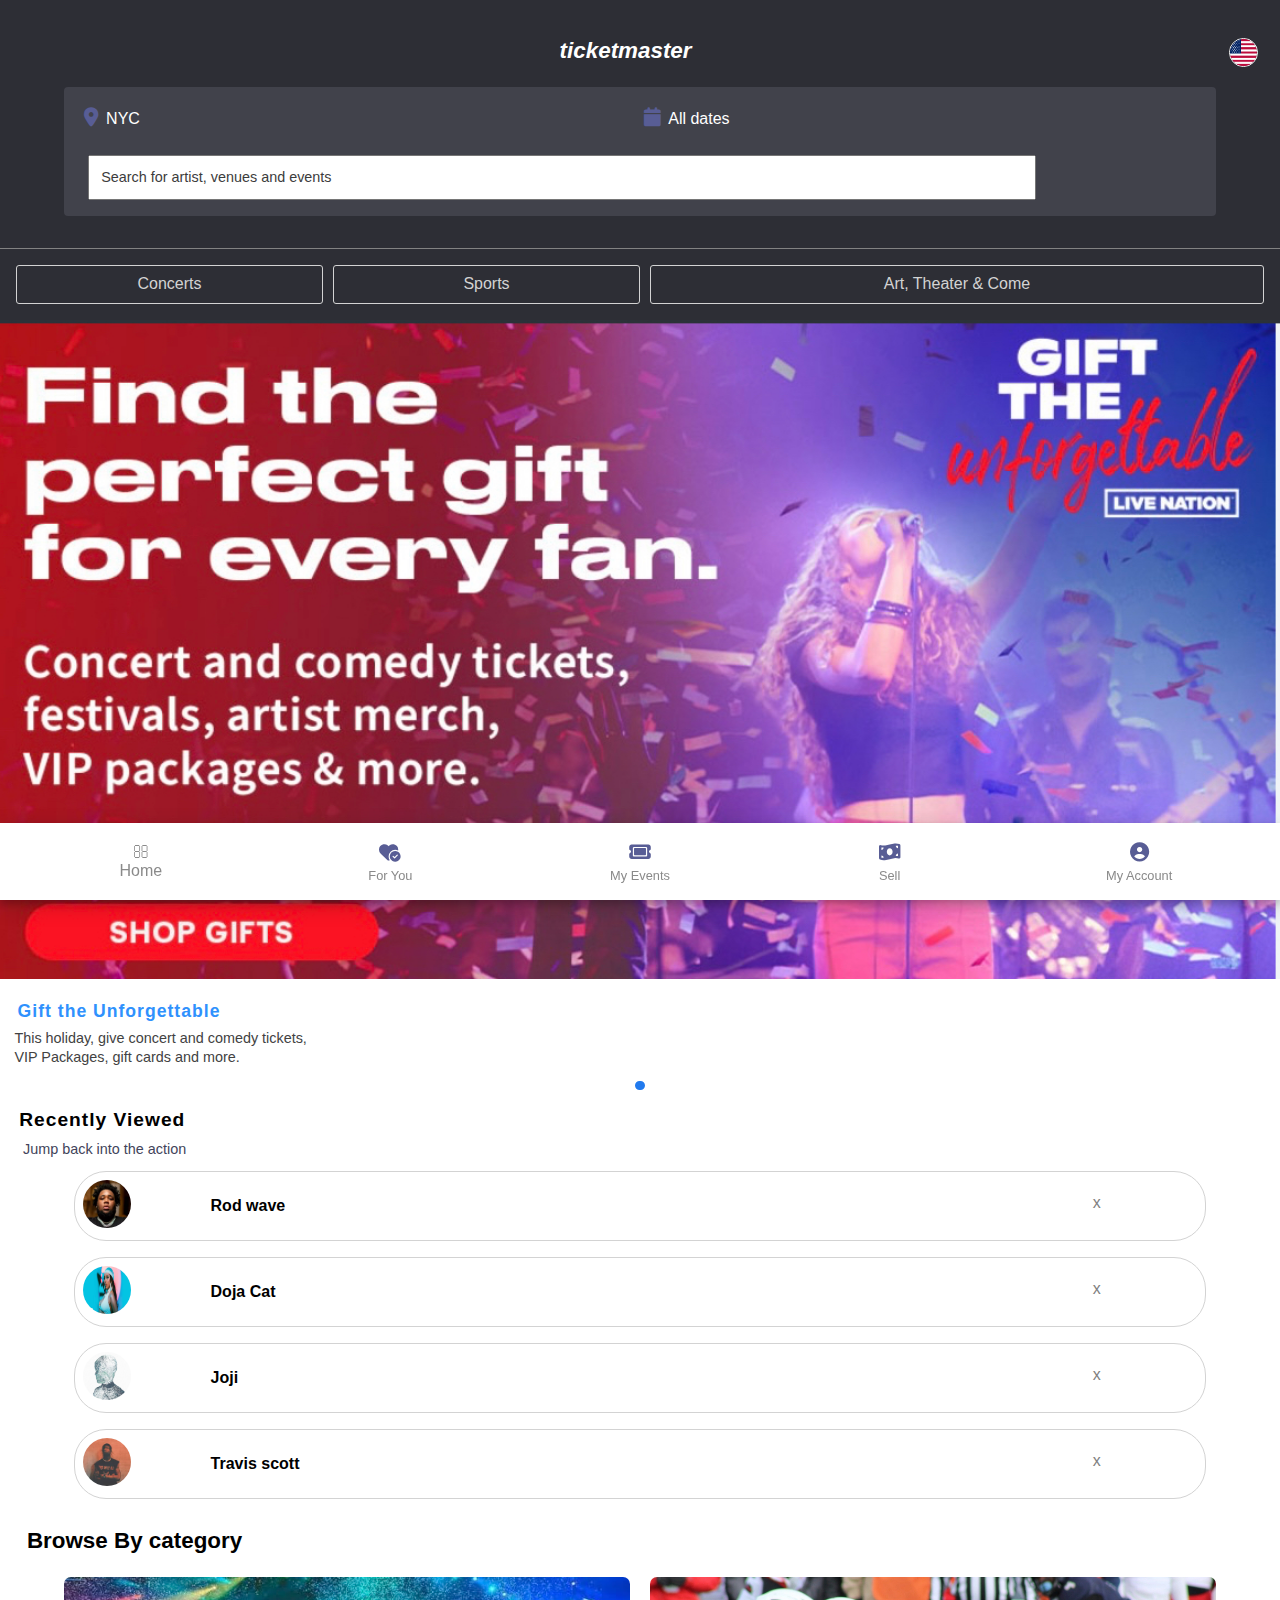
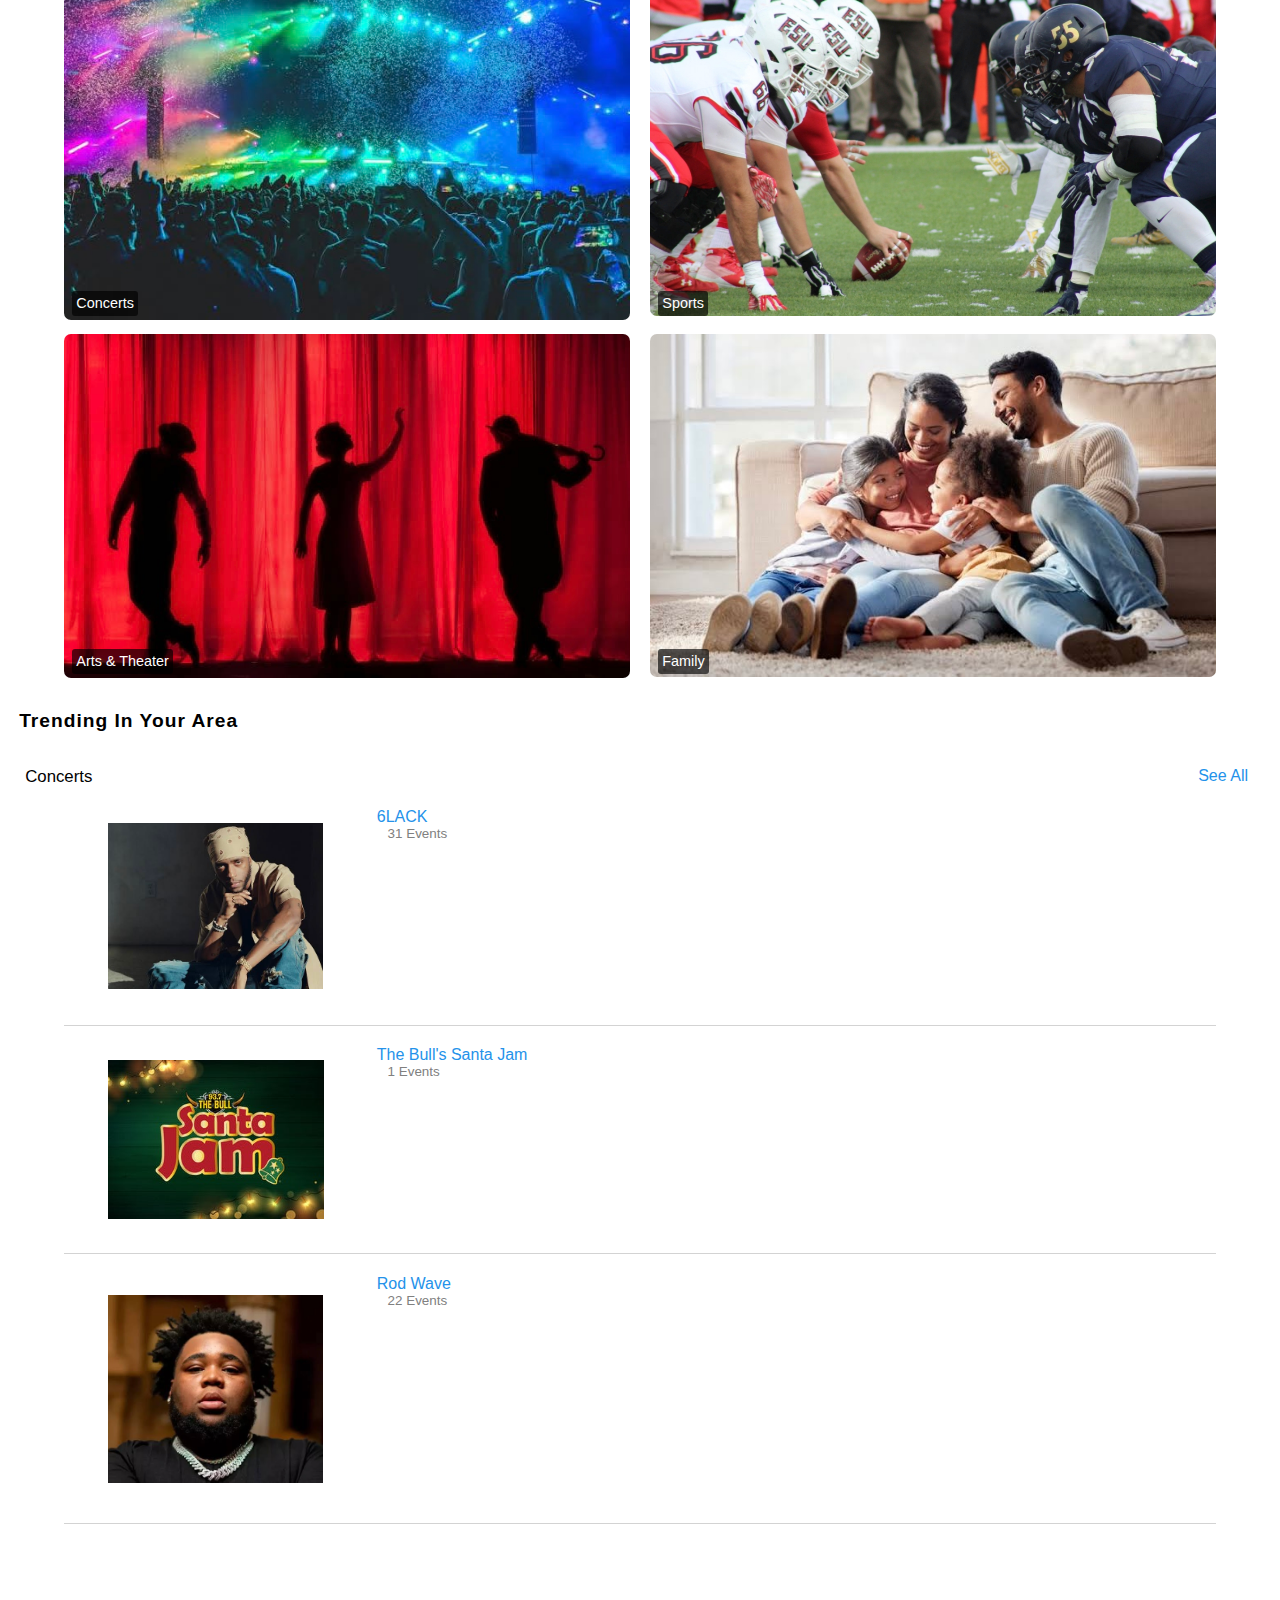
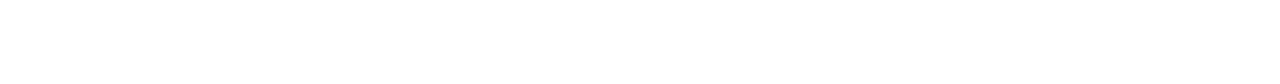
<file: index.html>
<!DOCTYPE html>
<html>

<head>
  <meta charset="UTF-8">
  <meta name="viewport" content="width=device-width, initial-scale=1">
  <title></title>
  <link rel="stylesheet" href="https://cdnjs.cloudflare.com/ajax/libs/font-awesome/6.4.2/css/all.min.css ">

  <link rel="stylesheet" href="home.css">
</head>

<body>
  
  <div class="nav">
    <a class="bar present" href="index.html">
      <i class="present fa-sharp fa-regular fa-magnifying-glass"></i> <br>
      <span class=" present">
      Home
      </span>
    </a>
    <a class="bar" href="foryou.html">
      <i class="icn fa-duotone fa-solid fa-heart-circle-check"></i> <br>
      <span class="bartext">
      For You
      </span>
    </a>
    <a class="bar" href="event.html">
      <i class="icn fa-sharp fa-solid fa-ticket"></i> <br>
      <span class="bartext">
      My Events
      </span>
    </a>
    <a class="bar" href="sell.html">
      <i class="icn fa-duotone fa-solid fa-money-bill-wave"></i> <br />
      <span class="bartext">
      Sell
      </span>
    </a>
    <a class="bar" href="acc.html">
      <i class="icn fa-duotone fa-solid fa-circle-user"></i> <br>
      <span class="bartext">
      My Account
      </span>
    </a>
  </div>
  
  
  
  
  <div class="firstdiv">

    <div class="tdiv"> ticketmaster <img class="flag" src="images/flag.png"> </div>


    <div class="searchdiv">
      <div class="fstgrid">
        <div>
          <i class="fa-sharp nyc fa-solid fa-location-dot"></i>
          NYC
        </div>
        <div>
          <i class="fa-solid nyc fa-calendar"></i>
          All dates
        </div>
      </div>
      <div class="srchdiv">
        <input type="text" class="srch" placeholder="Search for artist, venues and events">
      </div>
    </div>

  </div>

  <div class="secdiv">
    <div class="null">Concerts</div>
    <div class="null">Sports</div>
    <div class="null">Art, Theater & Come</div>
  </div>

  <div>
    <img class="pic" src="images/pic.jpeg" alt="x">
  </div>

  <p class="gift">
    Gift the Unforgettable
  </p>
  <p class="this">
    This holiday, give concert and comedy tickets,<br>
    VIP Packages, gift cards and more.
  </p>

  <div class="dot"></div>

  <p class="recent">Recently Viewed</p>

  <p class="jump">Jump back into the action</p>

  <div class="box">
    <div>
      <img class="rod" src="images/rod.jpeg" alt="">
    </div>
    <div class="rodwave">Rod wave </div>
    <div class="x">x</div>
  </div>

  <div class="box">
    <div>
      <img class="rod" src="images/doja.jpeg" alt="">
    </div>
    <div class="rodwave">Doja Cat </div>
    <div class="x">x</div>
  </div>

  <div class="box">
    <div>
      <img class="rod" src="images/joji.jpeg" alt="">
    </div>
    <div class="rodwave">Joji</div>
    <div class="x">x</div>
  </div>

  <div class="box">
    <div>
      <img class="rod" src="images/travis.jpeg" alt="">
    </div>
    <div class="rodwave">Travis scott </div>
    <div class="x">x</div>
  </div>

  <p class="browse">
    Browse By category
  </p>

  <div class="grid1">
    <div class="rel">
      <img class="img" src="images/concert.jpeg" alt="">
      <div class="abs">
        Concerts
      </div>
    </div>
    <div class="rel">
      <img class="img" src="images/sport.jpeg" alt="">
      <div class="abs">
        Sports
      </div>
    </div>
    <div class="rel">
      <img class="img" src="images/art.jpeg" alt="" />
      <div class="abs">
        Arts & Theater
      </div>
    </div>
    <div class="rel">
      <img class="img" src="images/family.jpeg" alt="">
      <div class="abs">
        Family
      </div>
    </div>
  </div>

  <p class="trend recent">
    Trending In Your Area
  </p>

  <div class="cncrt">
    Concerts
  </div>
  <div class="see">
    See All
  </div>

  <div class="grid2">
    <div class="pixdiv">
      <img class="pix" src="images/6black.jpeg" alt="x">
    </div>
    <div class="txt">
      <div class="name">
        6LACK
      </div>
      <div class="num">
        31 Events
      </div>
    </div>
  </div>

  <div class="grid2">
    <div class="pixdiv">
      <img class="pix" src="images/santa.jpeg" alt="x">
    </div>
    <div class="txt">
      <div class="name">
        The Bull's Santa Jam
      </div>
      <div class="num">
        1 Events
      </div>
    </div>
  </div>

  <div class="grid2">
    <div class="pixdiv">
      <img class="pix" src="images/rod.jpeg" alt="x">
    </div>
    <div class="txt">
      <div class="name">
        Rod Wave
      </div>
      <div class="num">
        22 Events
      </div>
    </div>
  </div>


</body>

</html>
</file>
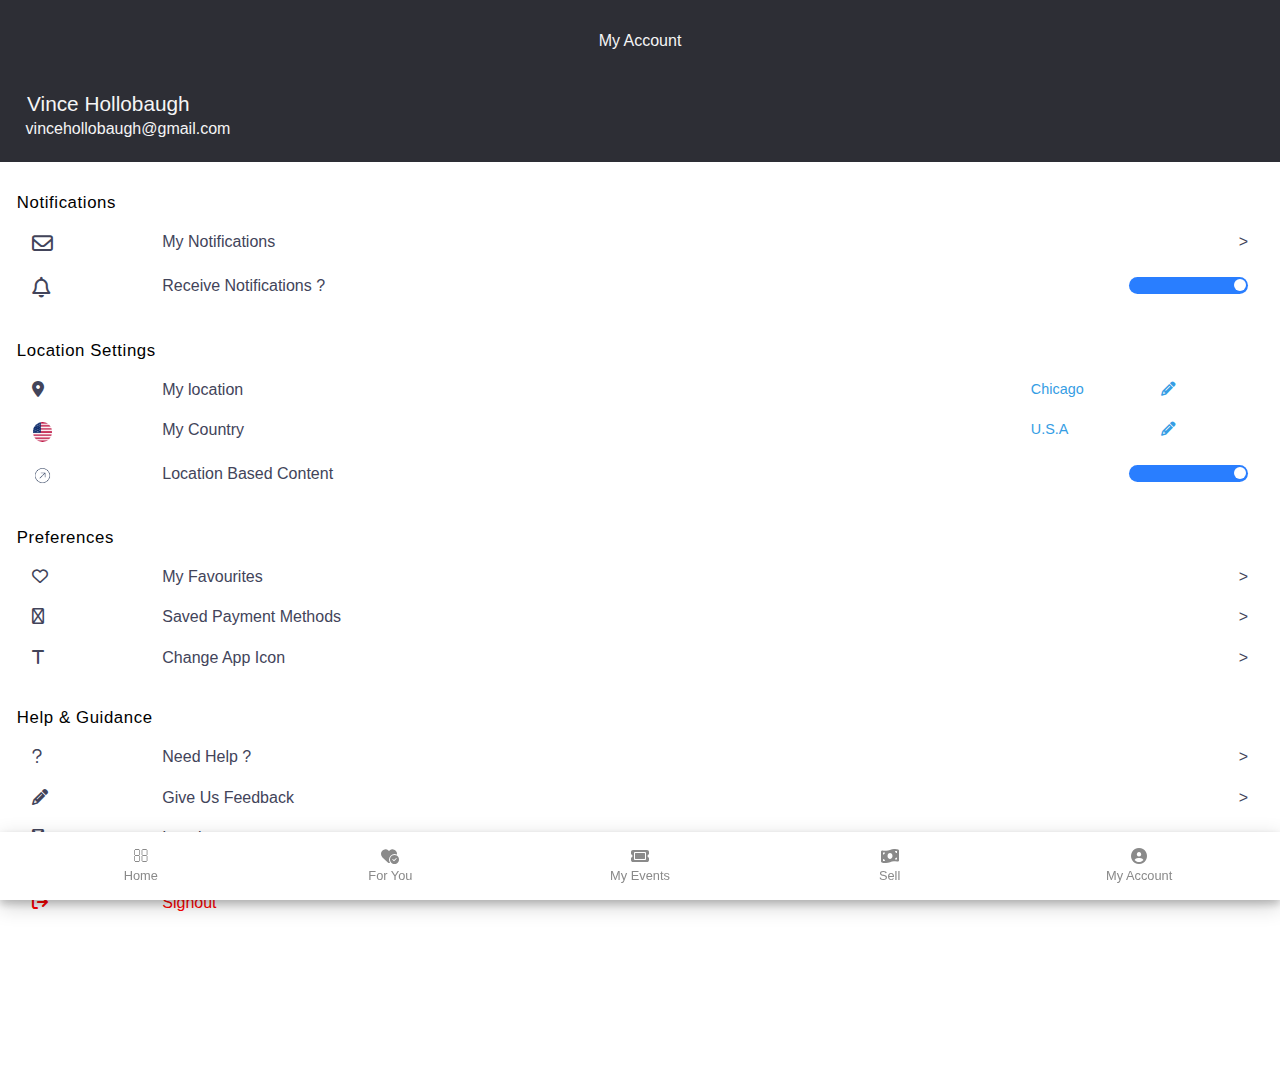
<file: acc.html>
<!DOCTYPE html>
<html>

<head>
  <meta charset="UTF-8">
  <meta name="viewport" content="width=device-width, initial-scale=1">
  <title></title>
  <link rel="stylesheet" href="acc.css">
  <link rel="stylesheet" href="https://cdnjs.cloudflare.com/ajax/libs/font-awesome/6.4.2/css/all.min.css ">
</head>

<body>
  
    <div class="nav">
    <a class="bar" href="index.html">
      <i class="icnfa-sharp fa-regular fa-magnifying-glass"></i> <br>
      <span class="bartext present">
      Home
      </span>
    </a>
    <a class="bar" href="foryou.html">
      <i class="icn fa-duotone fa-solid fa-heart-circle-check"></i> <br>
      <span class="bartext">
      For You
      </span>
    </a>
    <a class="bar" href="event.html">
      <i class="icn fa-sharp fa-solid fa-ticket"></i> <br>
      <span class="bartext">
      My Events
      </span>
    </a>
    <a class="bar" href="sell.html">
      <i class="icn fa-duotone fa-solid fa-money-bill-wave"></i> <br />
      <span class="bartext">
      Sell
      </span>
    </a>
    <a class="bar" href="acc.html">
      <i class="icn fa-duotone fa-solid fa-circle-user"></i> <br>
      <span class="bartext">
      My Account
      </span>
    </a>
  </div>
  
  

  <div class="first">

    <div class="myacc">My Account</div>

    <div class="name">Vince Hollobaugh</div>
    <div class="email">vincehollobaugh@gmail.com</div>
  </div>

  <p class="not">
    Notifications
  </p>

  <div class="general">
    <div class="maildiv">
      <i class="mail fa-regular fa-envelope"></i>
    </div>
    <div class="notdiv">
      My Notifications
    </div>
    <div class="greatdiv">
      <!-- <i class="greater fa-solid fa-greater-than"></i> -->
      <span class="greater">></span>
    </div>
  </div>

  <div class="general">
    <div class="maildiv">
      <i class="mail fa-regular fa-bell"></i>
    </div>
    <div class="notdiv">
      Receive Notifications ?
    </div>
    <div class="greatdiv">
      <div class="blue greater">
        <div class="white"></div>
      </div>
    </div>
  </div>

  <p class="not locate">
    Location Settings
  </p>

  <div class="general">
    <div class="maildiv">
      <i class="fa-sharp fa-solid fa-location-dot"></i>
    </div>
    <div class="notdiv">
      My location
    </div>
    <div class="bluegrid">
      <div class="chicago">
        Chicago
      </div>
      <div class="pencil">
        <i class="pen fa-sharp fa-solid fa-pencil"></i>
      </div>
    </div>
  </div>

  <div class="general">
    <div class="flagdiv maildiv">
      <img class="flag" src="images/flag.png" alt="">
    </div>
    <div class="notdiv">
      My Country
    </div>
    <div class="bluegrid">
      <div class="chicago">
        U.S.A
      </div>
      <div class="pencil">
        <i class="pen fa-sharp fa-solid fa-pencil"></i>
      </div>
    </div>
  </div>

  <div class="general">
    <div class="maildiv">
      <img class="flag" src="images/arrow.jpeg" alt="">
    </div>
    <div class="notdiv">
      Location Based Content
    </div>
    <div class="greatdiv">
      <div class="blue greater">
        <div class="white"></div>
      </div>
    </div>
  </div>

  <p class="not locate">
    Preferences
  </p>

  <div class="general">
    <div class="maildiv">
      <i class="fa-sharp fa-regular fa-heart"></i>
    </div>
    <div class="notdiv">
      My Favourites
    </div>
    <div class="greatdiv">
      <!-- <i class="greater fa-solid fa-greater-than"></i> -->
      <span class="greater">></span>
    </div>
  </div>

  <div class="general">
    <div class="maildiv">
      <i class="fa-regular fa-bag-shopping"></i>
    </div>
    <div class="notdiv">
      Saved Payment Methods
    </div>
    <div class="greatdiv">
      <!-- <i class="greater fa-solid fa-greater-than"></i> -->
      <span class="greater">></span>
    </div>
  </div>

  <div class="general">
    <div class="maildiv">
      <i class="fa-solid fa-t"></i>
    </div>
    <div class="notdiv">
      Change App Icon
    </div>
    <div class="greatdiv">
      <!-- <i class="greater fa-solid fa-greater-than"></i> -->
      <span class="greater">></span>
    </div>
  </div>

  <p class="not locate">
    Help & Guidance
  </p>

  <div class="general">
    <div class="maildiv">
      <i class="fa-regular fa-question"></i>
    </div>
    <div class="notdiv">
      Need Help ?
    </div>
    <div class="greatdiv">
      <!-- <i class="greater fa-solid fa-greater-than"></i> -->
      <span class="greater">></span>
    </div>
  </div>

  <div class="general">
    <div class="maildiv">
      <i class="pen fa-sharp fa-solid fa-pencil"></i>
    </div>
    <div class="notdiv">
      Give Us Feedback
    </div>
    <div class="greatdiv">
      <!-- <i class="greater fa-solid fa-greater-than"></i> -->
      <span class="greater">></span>
    </div>
  </div>

  <div class="general">
    <div class="maildiv">
      <i class="fa-regular fa-book-open"></i>
    </div>
    <div class="notdiv">
      Legal
    </div>
    <div class="greatdiv">
      <!-- <i class="greater fa-solid fa-greater-than"></i> -->
      <span class="greater">></span>
    </div>
  </div>

  <div class="general signdiv">
    <div class="maildiv">
     <i class="fa-solid fa-arrow-right-from-bracket"></i>
    </div>
    <div class="notdiv signout">
      Signout
    </div>
    <div class="greatdiv">
    </div>
  </div>





</body>

</html>
</file>
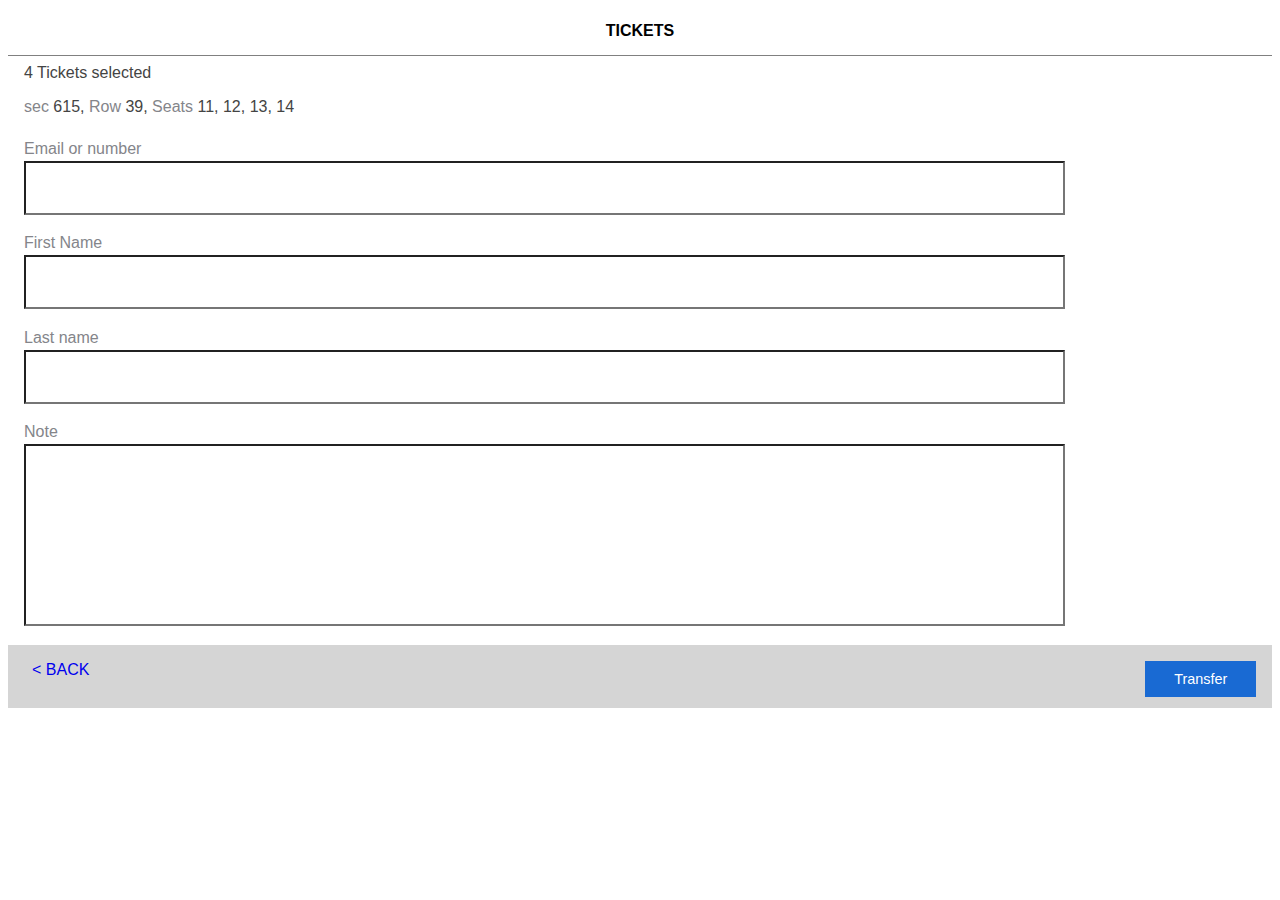
<file: details.html>
<!DOCTYPE html>
<html>

<head>
  <meta charset="UTF-8">
  <meta name="viewport" content="width=device-width, initial-scale=1">
  <title></title>
  <link rel="stylesheet" href="details.css">
</head>

<body>
  
  <div class="ticket">
    TICKETS
  </div>
  
  <div class="all">
  
  <div class="four">
    4 Tickets selected
  </div>
  
  <div class="spn">
  <span class="sm">sec</span> 615, <span class="sm">Row</span> 39, <span class="sm">Seats</span> 11, 12, 13, 14
  </div>
  
  <div class="email">
    Email or number
  </div>
  
  <input class="same" type="text">
  
  <div class="email">
    First Name
  </div>
  
  <input class="same" type="text">
  
  <div class="email">
    Last name
  </div>
  
  <input class="same" type="text">
  
  <div class="email">
    Note
  </div>
  
  <input class="note" type="text">
  
  </div>
  
  
  <div class="down">
    <a href="ticket.html" class="null">
    <div class="back">
      < BACK
    </div>
    
    <button class="btn">
      Transfer
    </button>
  </div>
  
  
  

</body>

</html>
</file>
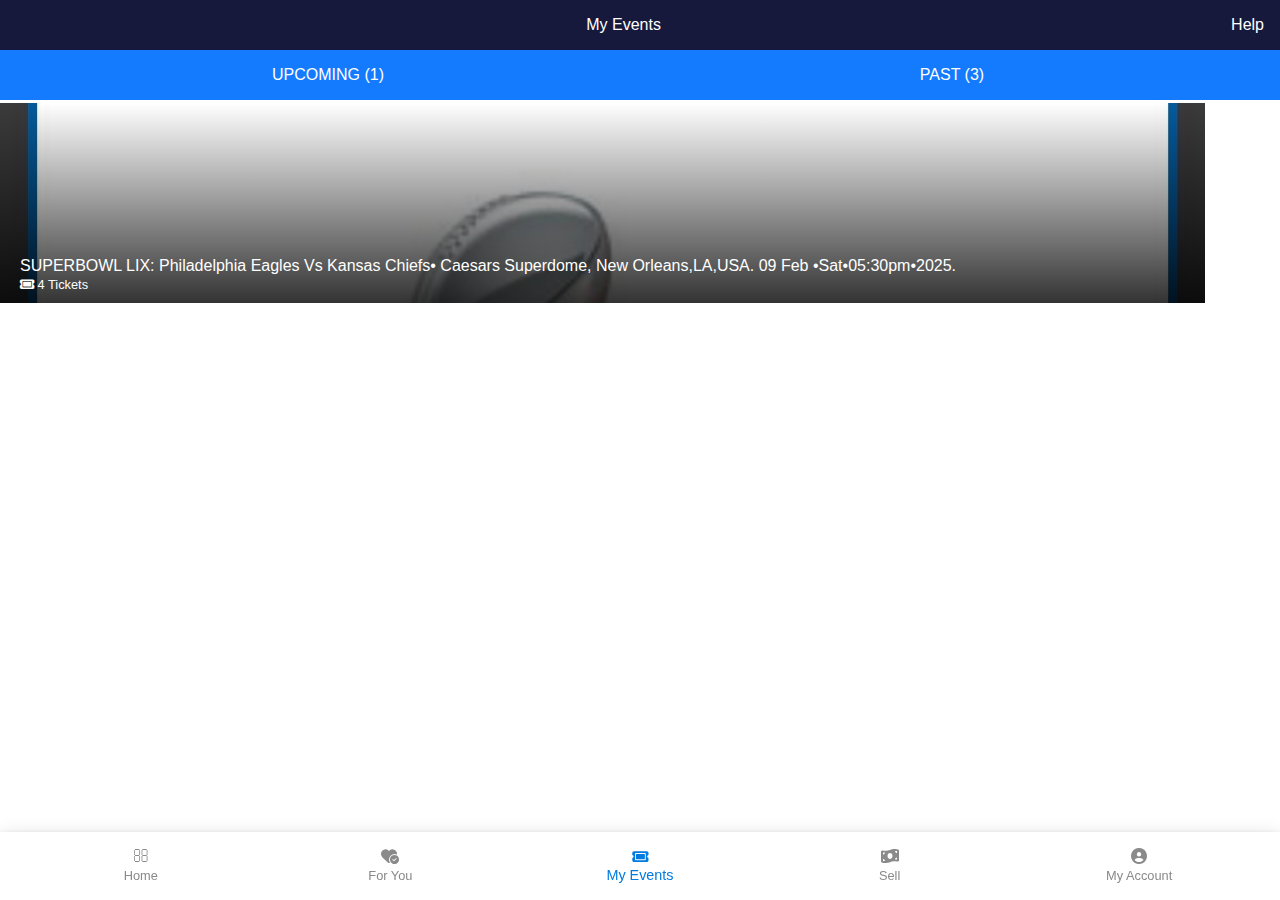
<file: event.html>
<!DOCTYPE html>
<html>

<head>
  <meta charset="UTF-8">
  <meta name="viewport" content="width=device-width, initial-scale=1">
  <title></title>
  <link rel="stylesheet" href="event.css">
  <link rel="stylesheet" href="https://cdnjs.cloudflare.com/ajax/libs/font-awesome/6.4.2/css/all.min.css ">
</head>

<body>
  
    <div class="nav">
    <a class="bar" href="index.html">
      <i class="icnfa-sharp fa-regular fa-magnifying-glass"></i> <br>
      <span class="bartext present">
      Home
      </span>
    </a>
    <a class="bar" href="foryou.html">
      <i class="icn fa-duotone fa-solid fa-heart-circle-check"></i> <br>
      <span class="bartext">
      For You
      </span>
    </a>
    <a class="bar" href="event.html">
      <i class="present fa-sharp fa-solid fa-ticket"></i> <br>
      <span class="present">
      My Events
      </span>
    </a>
    <a class="bar" href="sell.html">
      <i class="icn fa-duotone fa-solid fa-money-bill-wave"></i> <br />
      <span class="bartext">
      Sell
      </span>
    </a>
    <a class="bar" href="acc.html">
      <i class="icn fa-duotone fa-solid fa-circle-user"></i> <br>
      <span class="bartext">
      My Account
      </span>
    </a>
  </div>
  
  
  
  <div class="first">
    My Events <span class="help">Help</span>
  </div>
  
  <div class="grid">
    <div class="upcoming">
      UPCOMING (1)
    </div>
    <div class="past">
      PAST (3)
    </div>
  </div>
  
  <a class="link" href="ticket.html">
  <div class="ticket">
    <div class="down">
    SUPERBOWL LIX: Philadelphia Eagles Vs Kansas Chiefs• Caesars Superdome, New Orleans,LA,USA.
09 Feb •Sat•05:30pm•2025.
 <br>
    <span class="tcknum">
    <i class="fa-sharp fa-solid fa-ticket"></i> 4 Tickets
    </span>
    </div>
  </div>
  </a>

</body>

</html>
</file>
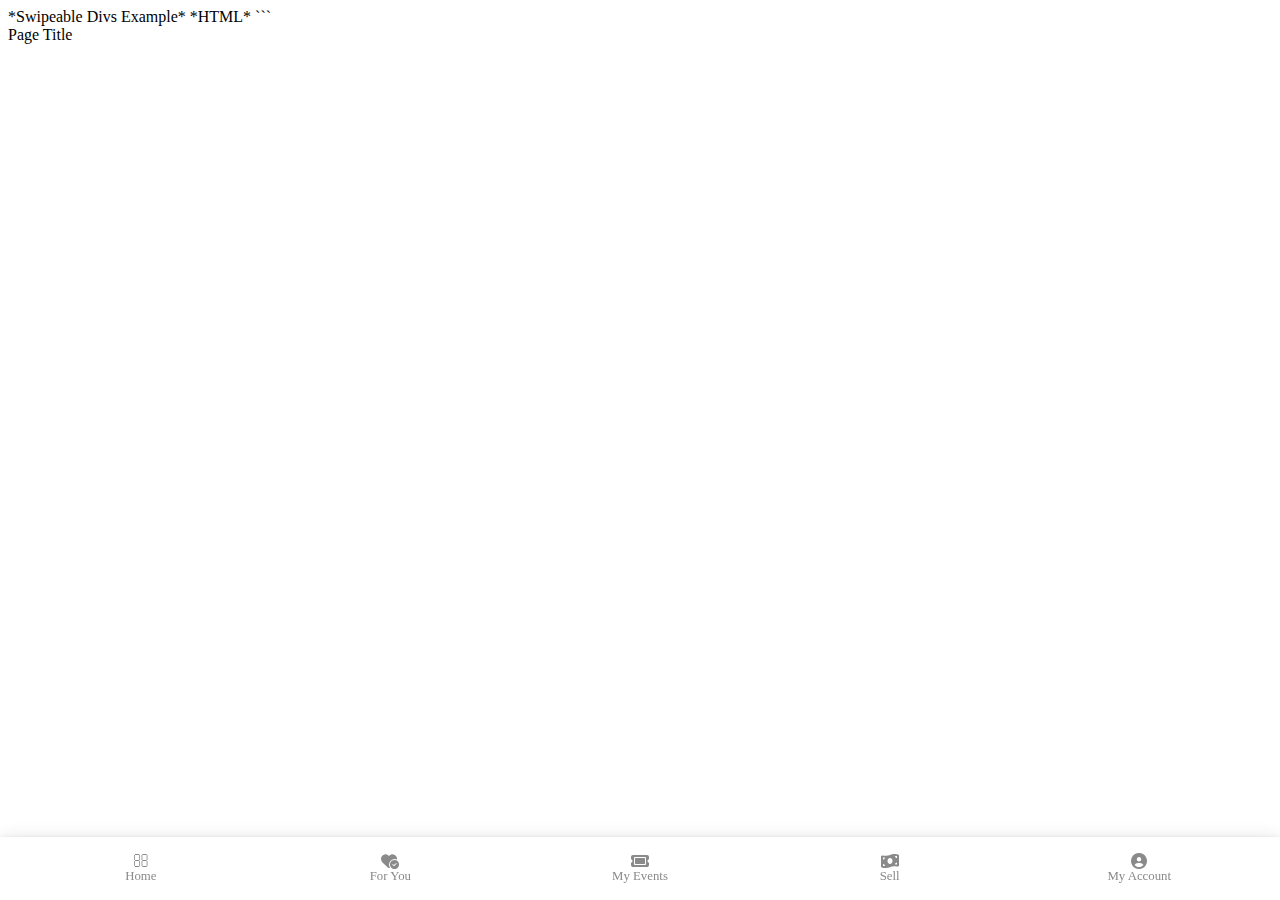
<file: foryou.html>
*Swipeable Divs Example*

*HTML*

```
<!DOCTYPE html>
<html lang="en">

<head>
  <meta charset="UTF-8">
  <meta name="viewport" content="width=device-width, initial-scale=1.0">
  <title>Swipeable Divs</title>
  <link rel="stylesheet" href="foryou.css">
  <link rel="stylesheet" href="https://cdnjs.cloudflare.com/ajax/libs/font-awesome/6.4.2/css/all.min.css ">
</head>

<body>

  <div>
    Page Title
  </div>

  <div class="nav">
    <a class="bar" href="index.html">
      <i class="icn fa-sharp fa-regular fa-magnifying-glass"></i> <br>
      <span class="bartext present">
        Home
      </span>
    </a>
    <a class="bar" href="foryou.html">
      <i class="icn fa-duotone fa-solid fa-heart-circle-check"></i> <br>
      <span class="bartext">
        For You
      </span>
    </a>
    <a class="bar" href="event.html">
      <i class="icn fa-sharp fa-solid fa-ticket"></i> <br>
      <span class="bartext">
        My Events
      </span>
    </a>
    <a class="bar" href="sell.html">
      <i class="icn fa-duotone fa-solid fa-money-bill-wave"></i> <br />
      <span class="bartext">
        Sell
      </span>
    </a>
    <a class="bar" href="acc.html">
      <i class="icn fa-duotone fa-solid fa-circle-user"></i> <br>
      <span class="bartext">
        My Account
      </span>
    </a>
  </div>




</body>

</html>
</file>
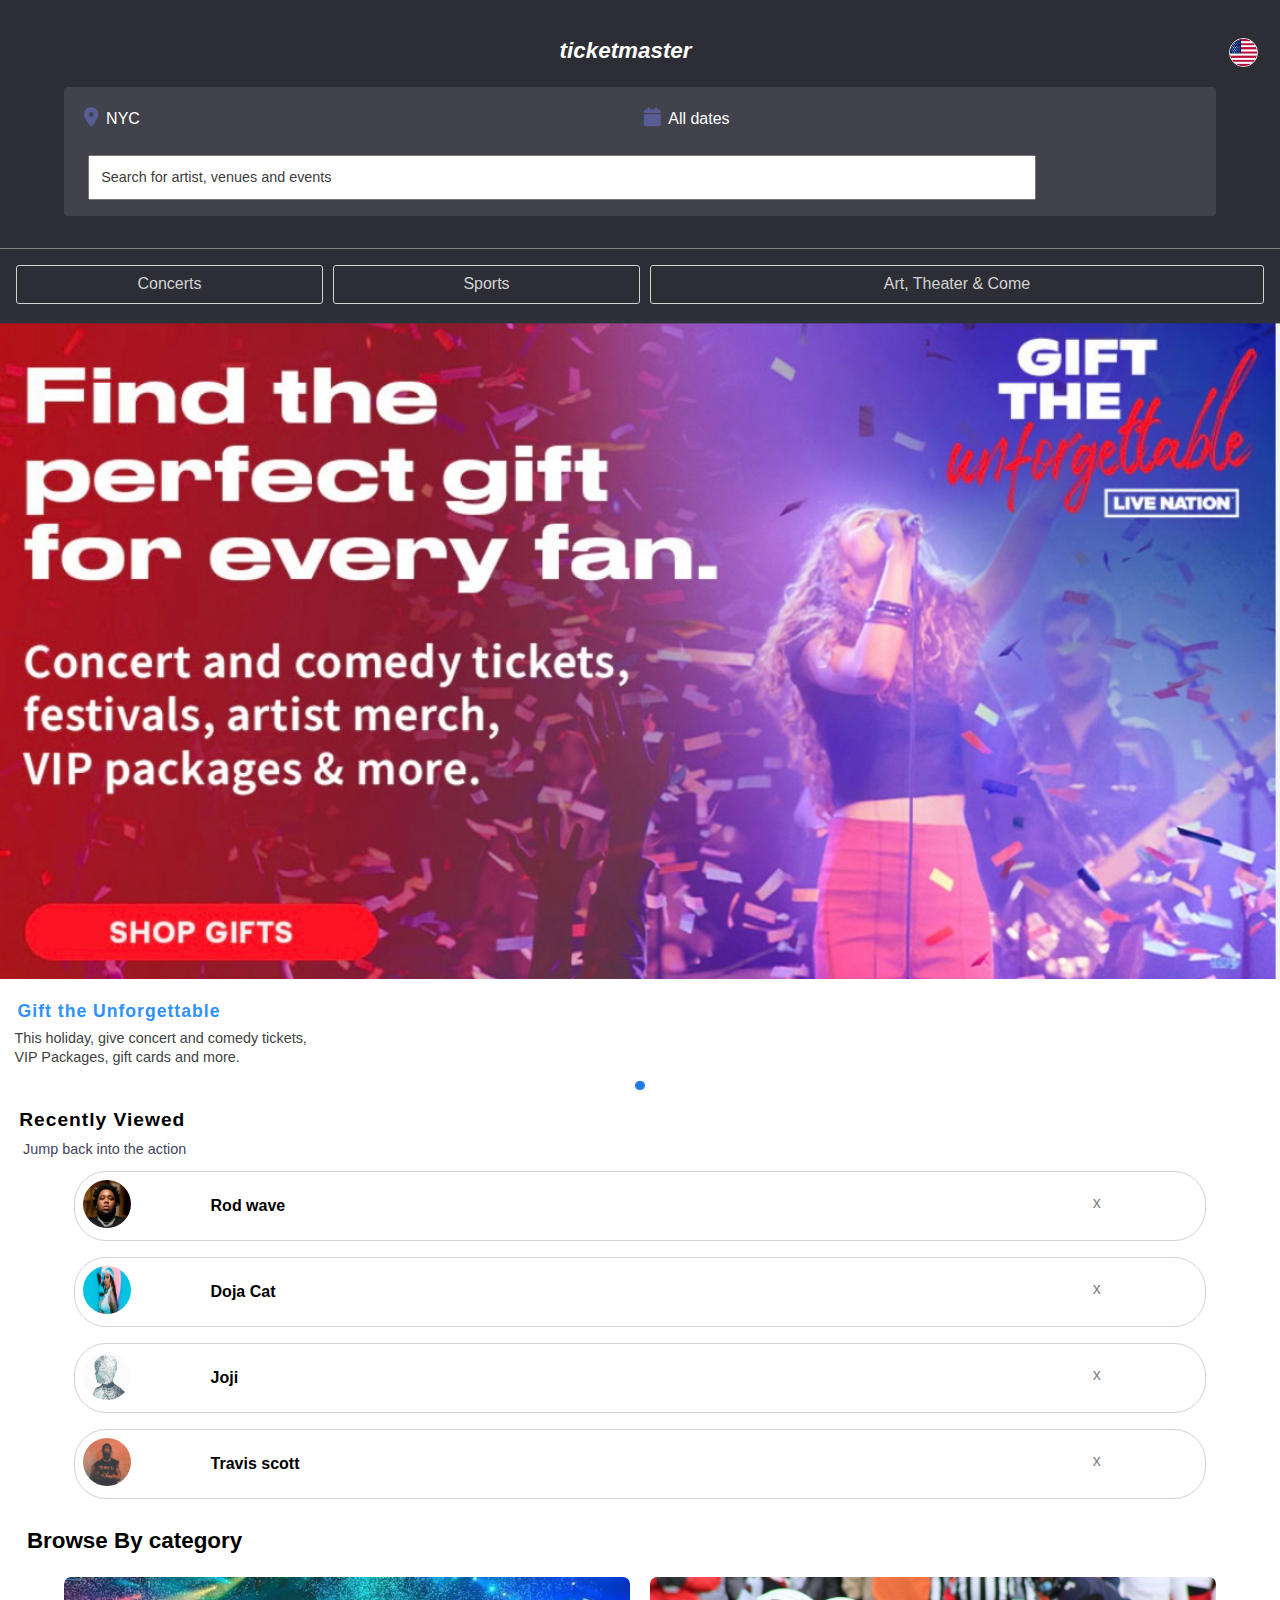
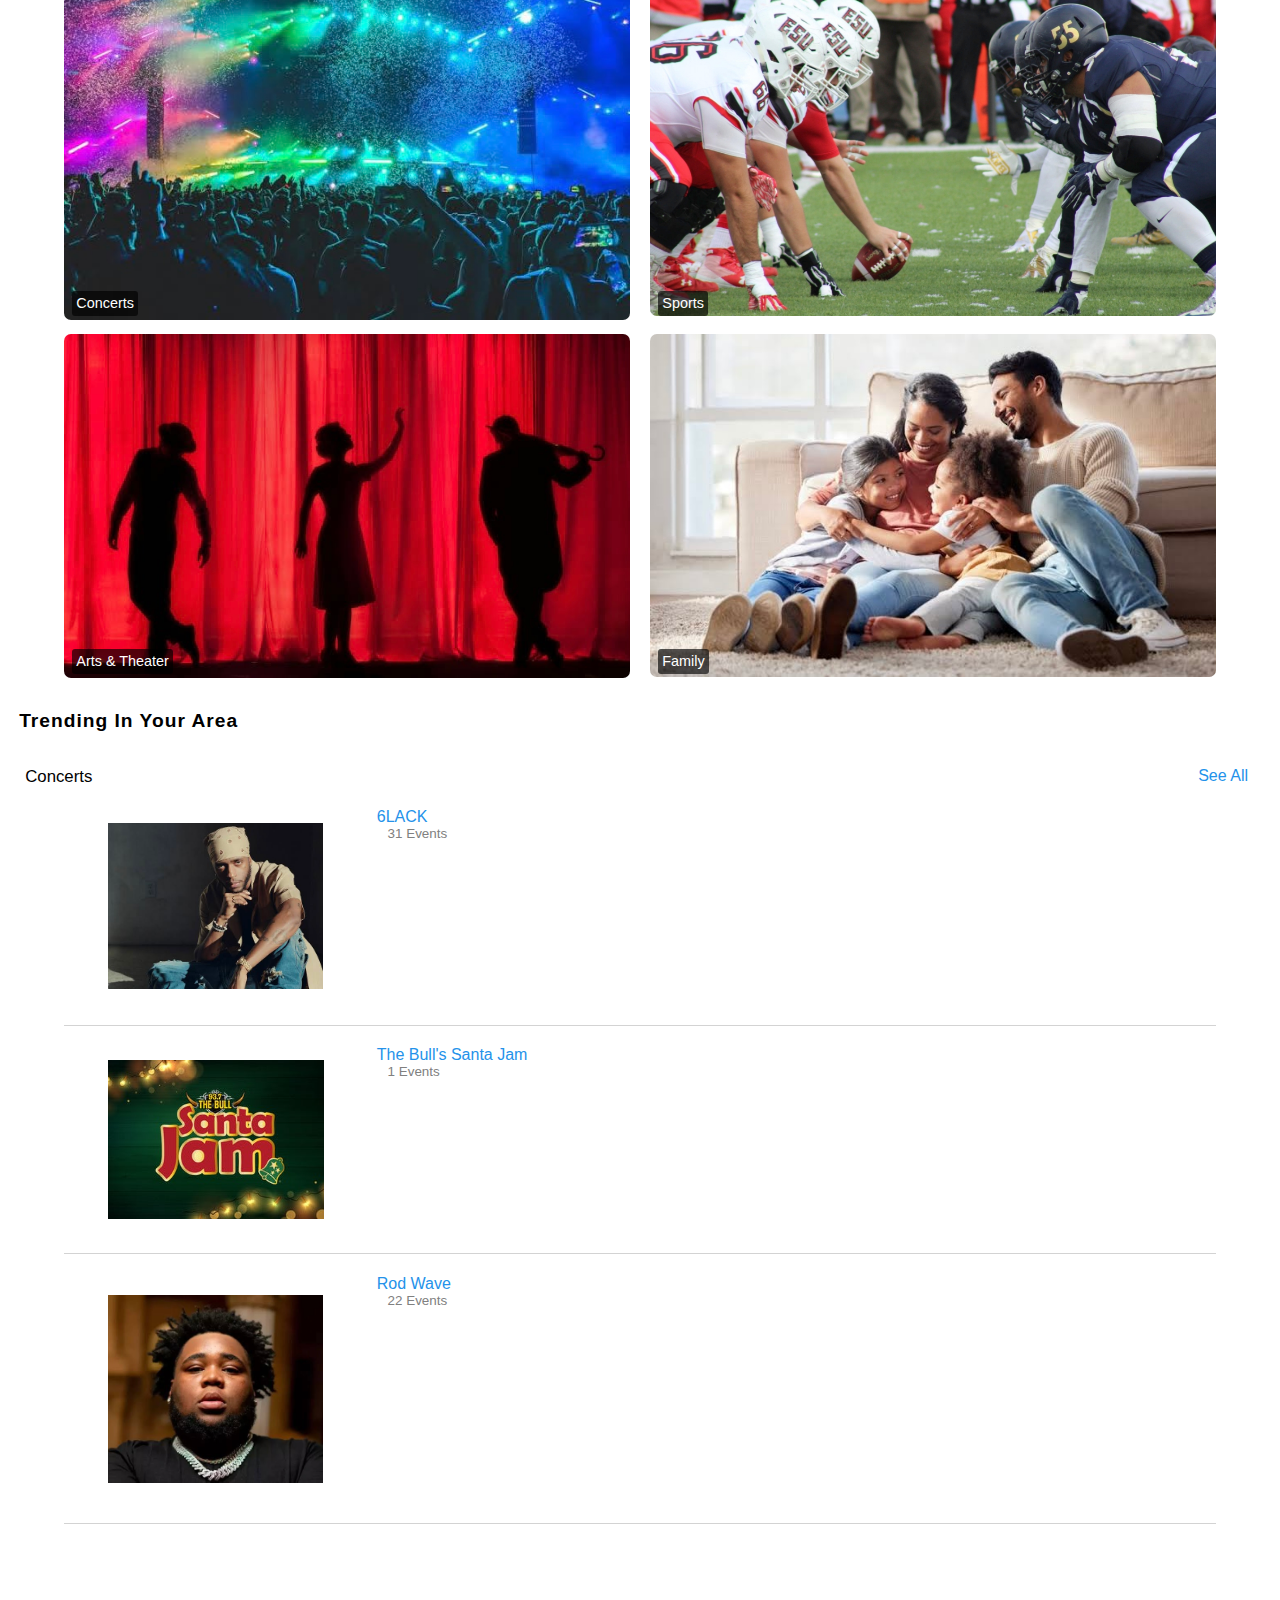
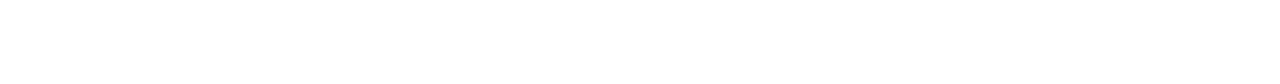
<file: home.html>
<!DOCTYPE html>
<html>

<head>
  <meta charset="UTF-8">
  <meta name="viewport" content="width=device-width, initial-scale=1">
  <title></title>
  <link rel="stylesheet" href="https://cdnjs.cloudflare.com/ajax/libs/font-awesome/6.4.2/css/all.min.css ">

  <link rel="stylesheet" href="home.css">
</head>

<body>
  <div class="firstdiv">

    <div class="tdiv"> ticketmaster <img class="flag" src="images/flag.png"> </div>


    <div class="searchdiv">
      <div class="fstgrid">
        <div>
          <i class="fa-sharp fa-solid fa-location-dot"></i>
          NYC
        </div>
        <div>
          <i class="fa-solid fa-calendar"></i>
          All dates
        </div>
      </div>
      <div class="srchdiv">
        <input type="text" class="srch" placeholder="Search for artist, venues and events">
      </div>
    </div>

  </div>

  <div class="secdiv">
    <div class="null">Concerts</div>
    <div class="null">Sports</div>
    <div class="null">Art, Theater & Come</div>
  </div>

  <div>
    <img class="pic" src="images/pic.jpeg" alt="x">
  </div>

  <p class="gift">
    Gift the Unforgettable
  </p>
  <p class="this">
    This holiday, give concert and comedy tickets,<br>
    VIP Packages, gift cards and more.
  </p>

  <div class="dot"></div>

  <p class="recent">Recently Viewed</p>

  <p class="jump">Jump back into the action</p>

  <div class="box">
    <div>
      <img class="rod" src="images/rod.jpeg" alt="">
    </div>
    <div class="rodwave">Rod wave </div>
    <div class="x">x</div>
  </div>

  <div class="box">
    <div>
      <img class="rod" src="images/doja.jpeg" alt="">
    </div>
    <div class="rodwave">Doja Cat </div>
    <div class="x">x</div>
  </div>

  <div class="box">
    <div>
      <img class="rod" src="images/joji.jpeg" alt="">
    </div>
    <div class="rodwave">Joji</div>
    <div class="x">x</div>
  </div>

  <div class="box">
    <div>
      <img class="rod" src="images/travis.jpeg" alt="">
    </div>
    <div class="rodwave">Travis scott </div>
    <div class="x">x</div>
  </div>

  <p class="browse">
    Browse By category
  </p>

  <div class="grid1">
    <div class="rel">
      <img class="img" src="images/concert.jpeg" alt="">
      <div class="abs">
        Concerts
      </div>
    </div>
    <div class="rel">
      <img class="img" src="images/sport.jpeg" alt="">
      <div class="abs">
        Sports
      </div>
    </div>
    <div class="rel">
      <img class="img" src="images/art.jpeg" alt="" />
      <div class="abs">
        Arts & Theater
      </div>
    </div>
    <div class="rel">
      <img class="img" src="images/family.jpeg" alt="">
      <div class="abs">
        Family
      </div>
    </div>
  </div>

  <p class="trend recent">
    Trending In Your Area
  </p>

  <div class="cncrt">
    Concerts
  </div>
  <div class="see">
    See All
  </div>

  <div class="grid2">
    <div class="pixdiv">
      <img class="pix" src="images/6black.jpeg" alt="x">
    </div>
    <div class="txt">
      <div class="name">
        6LACK
      </div>
      <div class="num">
        31 Events
      </div>
    </div>
  </div>

  <div class="grid2">
    <div class="pixdiv">
      <img class="pix" src="images/santa.jpeg" alt="x">
    </div>
    <div class="txt">
      <div class="name">
        The Bull's Santa Jam
      </div>
      <div class="num">
        1 Events
      </div>
    </div>
  </div>

  <div class="grid2">
    <div class="pixdiv">
      <img class="pix" src="images/rod.jpeg" alt="x">
    </div>
    <div class="txt">
      <div class="name">
        Rod Wave
      </div>
      <div class="num">
        22 Events
      </div>
    </div>
  </div>


</body>

</html>
</file>
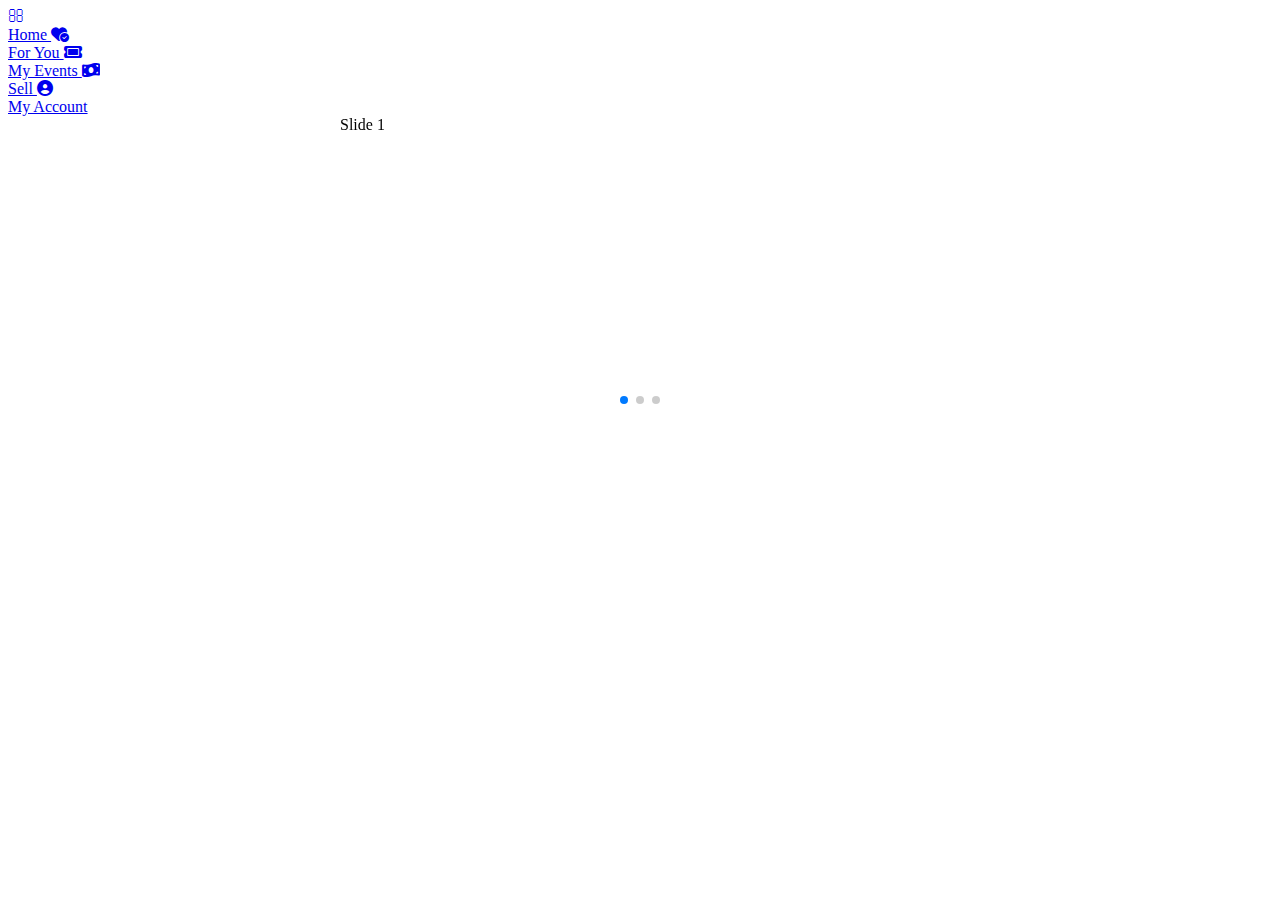
<file: sell.html>
<!DOCTYPE html>
<html>

<head>
  <meta charset="UTF-8">
  <meta name="viewport" content="width=device-width, initial-scale=1">
  <title></title>
  <link rel="stylesheet" href="https://cdn.jsdelivr.net/npm/swiper@11/swiper-bundle.min.css" />
  <link rel="stylesheet" href="sell.css">
  <link rel="stylesheet" href="https://cdnjs.cloudflare.com/ajax/libs/font-awesome/6.4.2/css/all.min.css ">
</head>

<body>

  <div class="nav">
    <a class="bar" href="index.html">
      <i class="icn fa-sharp fa-regular fa-magnifying-glass"></i> <br>
      <span class="bartext present">
        Home
      </span>
    </a>
    <a class="bar" href="foryou.html">
      <i class="icn fa-duotone fa-solid fa-heart-circle-check"></i> <br>
      <span class="bartext">
        For You
      </span>
    </a>
    <a class="bar" href="event.html">
      <i class="icn fa-sharp fa-solid fa-ticket"></i> <br>
      <span class="bartext">
        My Events
      </span>
    </a>
    <a class="bar" href="sell.html">
      <i class="icn fa-duotone fa-solid fa-money-bill-wave"></i> <br />
      <span class="bartext">
        Sell
      </span>
    </a>
    <a class="bar" href="acc.html">
      <i class="icn fa-duotone fa-solid fa-circle-user"></i> <br>
      <span class="bartext">
        My Account
      </span>
    </a>
  </div>


  <!-- Slider main container -->
  <div class="swiper">
    <!-- Additional required wrapper -->
    <div class="swiper-wrapper">
      <!-- Slides -->
      <div class="swiper-slide">Slide 1</div>
      <div class="swiper-slide">Slide 2</div>
      <div class="swiper-slide">Slide 3</div>
      ...
    </div>
    <!-- If we need pagination -->
    <div class="swiper-pagination"></div>

    <!-- If we need navigation buttons 
  <div class="swiper-button-prev"></div>
  <div class="swiper-button-next"></div> -->

    <!-- If we need scrollbar 
  <div class="swiper-scrollbar"></div>-->
  </div>




  <script src="https://cdn.jsdelivr.net/npm/swiper@11/swiper-bundle.min.js"></script>

  <script type="module">
    import Swiper from 'https://cdn.jsdelivr.net/npm/swiper@11/swiper-bundle.min.mjs'

    const swiper = new Swiper(...)
  </script>

  <script>
    const swiper = new Swiper('.swiper', {
      // Optional parameters
      direction: 'horizontal',
      loop: true,

      // If we need pagination
      pagination: {
        el: '.swiper-pagination',
      },

      // Navigation arrows
      navigation: {
        nextEl: '.swiper-button-next',
        prevEl: '.swiper-button-prev',
      },

      // And if we need scrollbar
      scrollbar: {
        el: '.swiper-scrollbar',
      },
    });
  </script>
</body>

</html>
</file>
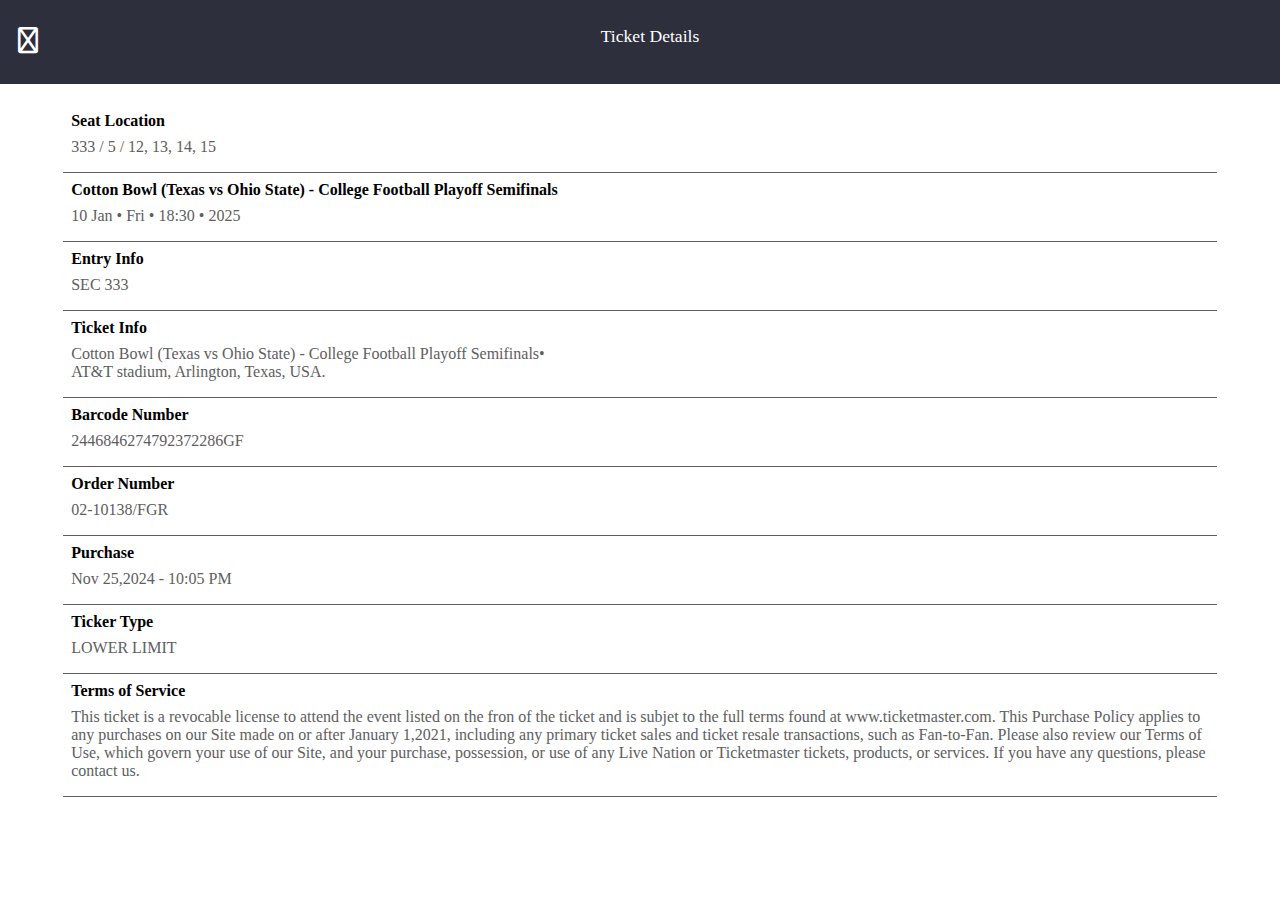
<file: tckdetail.html>
<!DOCTYPE html>
<html>

<head>
  <meta charset="UTF-8">
  <meta name="viewport" content="width=device-width, initial-scale=1">
  <title></title>
  <link rel="stylesheet" href="tckdetail.css">
  <link rel="stylesheet" href="https://cdnjs.cloudflare.com/ajax/libs/font-awesome/6.4.2/css/all.min.css ">
</head>

<body>

  <div class="first">
    <span class="cancel">
      <a class="x" href="ticket.html">
        <i class="fa-regular fa-xmark"></i>
    </span>
    </a>
    Ticket Details
  </div>

  <div class="contain">
    <div class="bold">
      Seat Location
    </div>
    <div class="light">
      333 / 5 / 12, 13, 14, 15
    </div>
  </div>

  <div class="contain">
    <div class="bold">
      Cotton Bowl (Texas vs Ohio State) - College Football Playoff Semifinals
    </div>
    <div class="light">
      10 Jan • Fri • 18:30 • 2025
    </div>
  </div>

  <div class="contain">
    <div class="bold">
      Entry Info
    </div>
    <div class="light">
      SEC 333
    </div>
  </div>

  <div class="contain">
    <div class="bold">
      Ticket Info
    </div>
    <div class="light">
      Cotton Bowl (Texas vs Ohio State) - College Football Playoff Semifinals•  <br>
      AT&T stadium, Arlington, Texas, USA.
    </div>
  </div>


  <div class="contain">
    <div class="bold">
      Barcode Number
    </div>
    <div class="light">
      2446846274792372286GF
    </div>
  </div>


  <div class="contain">
    <div class="bold">
      Order Number
    </div>
    <div class="light">
      02-10138/FGR
    </div>
  </div>


  <div class="contain">
    <div class="bold">
      Purchase
    </div>
    <div class="light">
      Nov 25,2024 - 10:05 PM
    </div>
  </div>

  <div class="contain">
    <div class="bold">
      Ticker Type
    </div>
    <div class="light">
      LOWER LIMIT
    </div>
  </div>


  <div class="contain">
    <div class="bold">
      Terms of Service
    </div>
    <div class="light">
      This ticket is a revocable license to attend the event
      listed on the fron of the ticket and is subjet to the full terms found at www.ticketmaster.com. This Purchase Policy applies to any purchases on our Site made on or after January 1,2021, including any primary ticket sales and ticket resale transactions, such as Fan-to-Fan.
      Please also review our Terms of Use, which govern your use of our Site, and your purchase, possession, or use of any Live Nation or Ticketmaster tickets, products, or services. If you have any questions, please contact us.
    </div>
  </div>


</body>

</html>
</file>
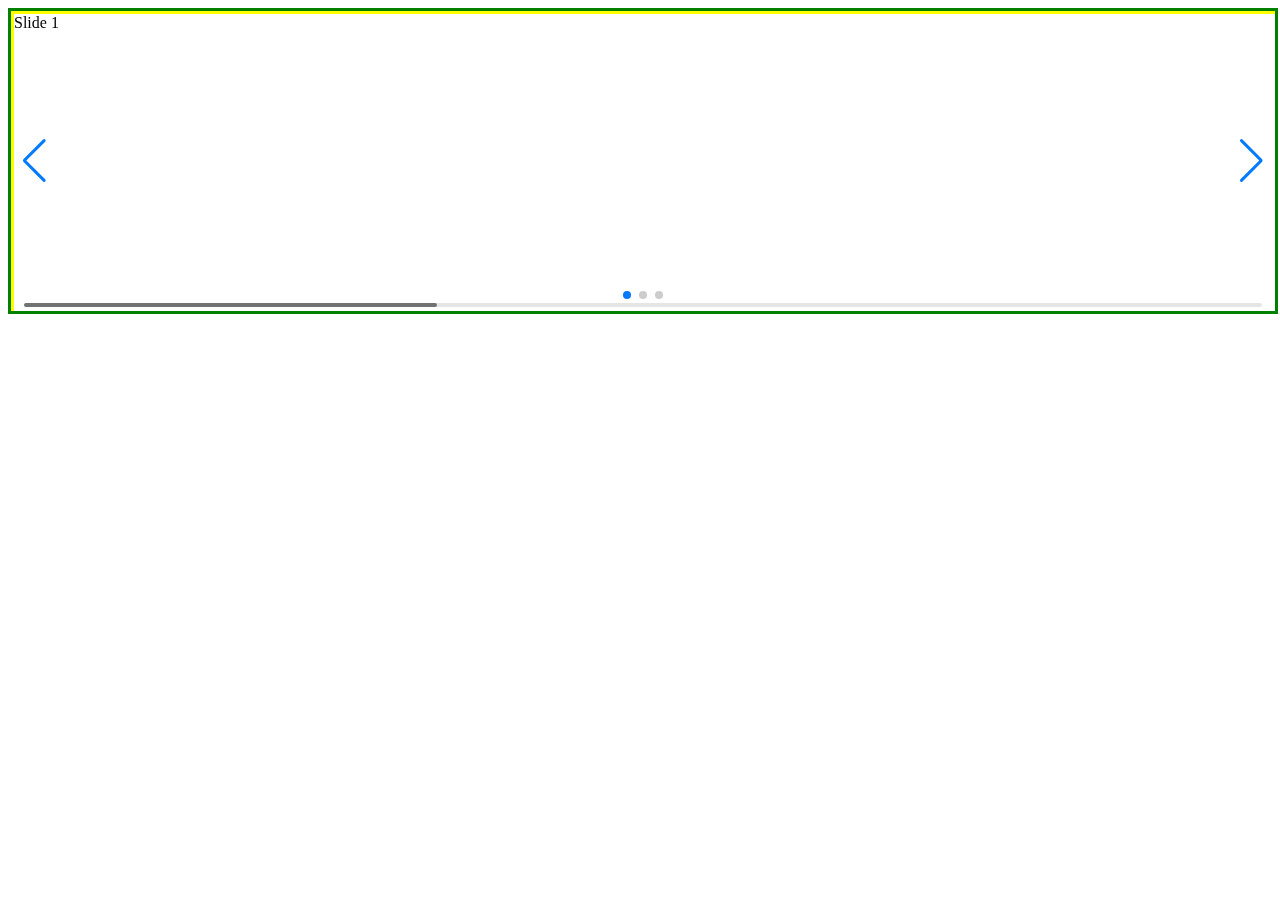
<file: test.html>
<!DOCTYPE html>
<html>

<head>
  <meta charset="UTF-8">
  <meta name="viewport" content="width=device-width, initial-scale=1">
  <title></title>
  <link rel="stylesheet" href="test.css">
  <link
  rel="stylesheet"
  href="https://cdn.jsdelivr.net/npm/swiper@11/swiper-bundle.min.css"
/>
</head>

<body>
  
  <div class="swiper">
  <!-- Additional required wrapper -->
  <div class="swiper-wrapper">
    <!-- Slides -->
    <div class="swiper-slide">Slide 1</div>
    <div class="swiper-slide">Slide 2</div>
    <div class="swiper-slide">Slide 3</div>
  </div>
  <!-- If we need pagination -->
  <div class="swiper-pagination"></div>

  <!-- If we need navigation buttons -->
  <div class="swiper-button-prev"></div>
  <div class="swiper-button-next"></div>

  <!-- If we need scrollbar -->
  <div class="swiper-scrollbar"></div>
</div>
  
  <script src="https://cdn.jsdelivr.net/npm/swiper@11/swiper-bundle.min.js"></script>
  <script type="module">
  import Swiper from 'https://cdn.jsdelivr.net/npm/swiper@11/swiper-bundle.min.mjs'

  const swiper = new Swiper(...)
</script>

<script>
  const swiper = new Swiper('.swiper', {
  // Optional parameters
  direction: 'horizontal',
  loop: true,

  // If we need pagination
  pagination: {
    el: '.swiper-pagination',
  },

  // Navigation arrows
  navigation: {
    nextEl: '.swiper-button-next',
    prevEl: '.swiper-button-prev',
  },

  // And if we need scrollbar
  scrollbar: {
    el: '.swiper-scrollbar',
  },
});

</script>
</body>

</html>
</file>
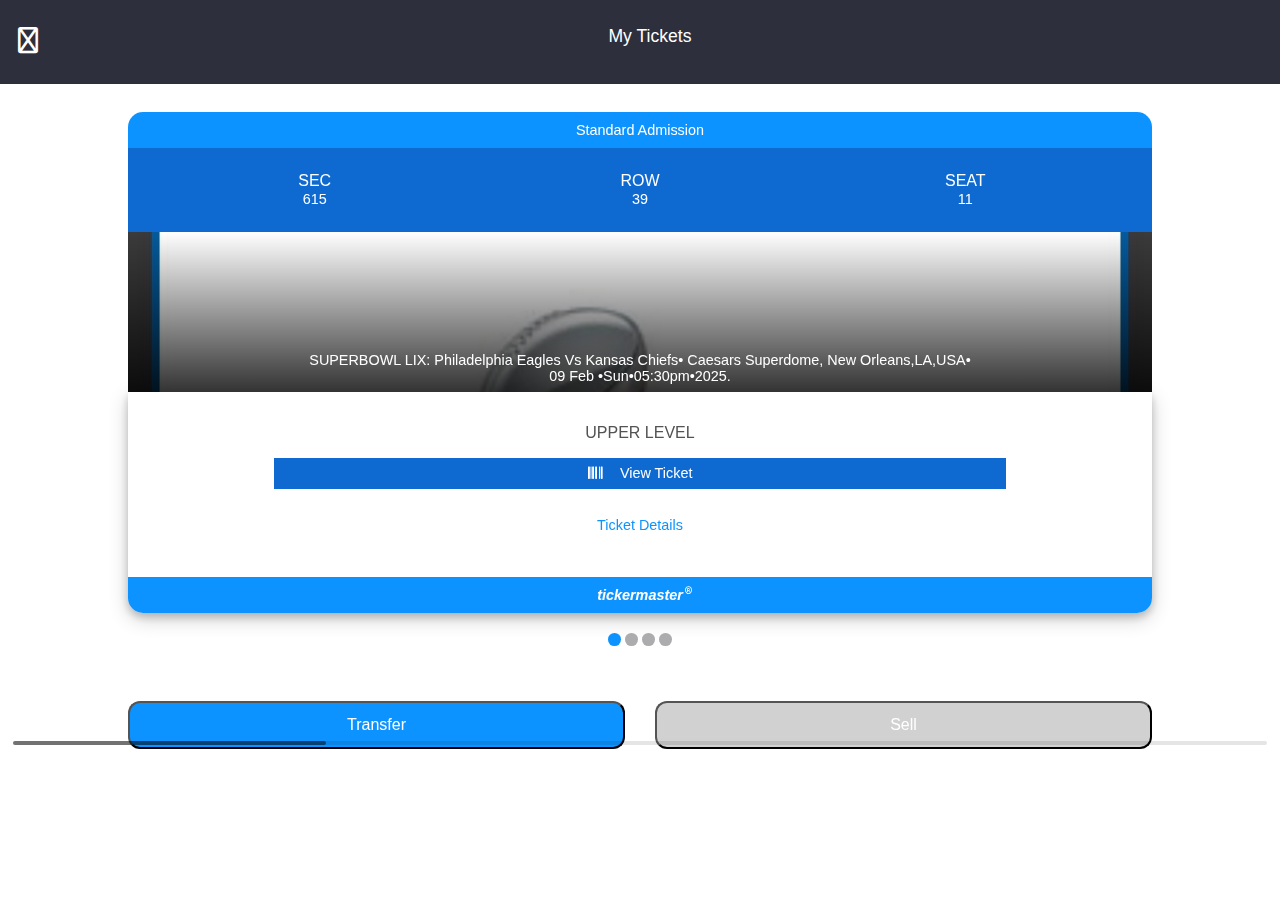
<file: ticket.html>
<!DOCTYPE html>
<html>

<head>
  <meta charset="UTF-8">
  <meta name="viewport" content="width=device-width, initial-scale=1">
  <title>Ticket</title>
  <link rel="stylesheet" href="ticket.css">
  <link rel="stylesheet" href="https://cdnjs.cloudflare.com/ajax/libs/font-awesome/6.4.2/css/all.min.css ">
  <link rel="stylesheet" href="https://cdn.jsdelivr.net/npm/swiper@11/swiper-bundle.min.css" />


</head>

<body>
  <div class="first">
    <span class="cancel">
      <a class="x" href="event.html">
        <i class="fa-regular fa-xmark"></i>
    </span>
    </a>
    My Tickets
  </div>

  <div class="swiper">
    <!-- Additional required wrapper -->
    <div class="swiper-wrapper">
      <!-- Slides -->


      <div class="swiper-slide">
        <div class="null">
          <div class="standard">
            Standard Admission
          </div>
          <div class="griddiv">
            <div class="grid">
              SEC <br>
              <span class="num">
                615
              </span>
            </div>
            <div class="grid">
              ROW <br>
              <span class="num">
                39
              </span>
            </div>
            <div class="grid">
              SEAT <br>
              <span class="num">
                11
              </span>
            </div>
          </div>
          <div class="purdue">
            <div class="down">
              SUPERBOWL LIX: Philadelphia Eagles Vs Kansas Chiefs• Caesars Superdome, New Orleans,LA,USA• <br>
              09 Feb •Sun•05:30pm•2025.
            </div>
          </div>
          <div class="zonediv">
            <div class="zone">
              UPPER LEVEL
            </div>
            <div class="view">
              <i class="barcode fa-solid fa-barcode"></i>
              View Ticket
            </div>
            <a class="barlink" href="tckdetail.html">
              <div class="tckdetails">
                Ticket Details
              </div>
            </a>
            <div class="tckmst">
              tickermaster <span class="r">
                <i class=" fa-sharp fa-regular fa-registered"></i>
              </span>
            </div>

          </div>

          <div class="dotdiv">
            <div class="dot present"></div>
            <div class="dot"></div>
            <div class="dot"></div>
            <div class="dot"></div>
          </div>

          <div class="btndiv">
            <button id="btn1" class="transfer">Transfer</button>
            <button class="sell">Sell</button>
          </div>
        </div>
      </div>




      <div class="swiper-slide">
        <div class="null">
          <div class="standard">
            Standard Admission
          </div>
          <div class="griddiv">
            <div class="grid">
              SEC <br>
              <span class="num">
                615
              </span>
            </div>
            <div class="grid">
              ROW <br>
              <span class="num">
                39
              </span>
            </div>
            <div class="grid">
              SEAT <br>
              <span class="num">
                12
              </span>
            </div>
          </div>
          <div class="purdue">
            <div class="down">
              SUPERBOWL LIX: Philadelphia Eagles Vs Kansas Chiefs• Caesars Superdome, New Orleans,LA,USA• <br>
              09 Feb •Sun•05:30pm•2025.
            </div>
          </div>
          <div class="zonediv">
            <div class="zone">
              UPPER LEVEL
            </div>
            <div class="view">
              <i class="barcode fa-solid fa-barcode"></i>
              View Ticket
            </div>
            <a class="barlink" href="tckdetail.html">
              <div class="tckdetails">
                Ticket Details
              </div>
            </a>
            <div class="tckmst">
              tickermaster <span class="r">
                <i class=" fa-sharp fa-regular fa-registered"></i>
              </span>
            </div>

          </div>

          <div class="dotdiv">
            <div class="dot"></div>
            <div class="dot present"></div>
            <div class="dot"></div>
            <div class="dot"></div>
          </div>

          <div class="btndiv">
            <button id="btn2" class="transfer">Transfer</button>
            <button class="sell">Sell</button>
          </div>
        </div>
      </div>




      <div class="swiper-slide">
        <div class="null">
          <div class="standard">
            Standard Admission
          </div>
          <div class="griddiv">
            <div class="grid">
              SEC <br>
              <span class="num">
                615
              </span>
            </div>
            <div class="grid">
              ROW <br>
              <span class="num">
                39
              </span>
            </div>
            <div class="grid">
              SEAT <br>
              <span class="num">
                13
              </span>
            </div>
          </div>
          <div class="purdue">
            <div class="down">
              SUPERBOWL LIX: Philadelphia Eagles Vs Kansas Chiefs• Caesars Superdome, New Orleans,LA,USA• <br>
              09 Feb •Sun•05:30pm•2025.
            </div>
          </div>
          <div class="zonediv">
            <div class="zone">
              UPPER LEVEL
            </div>
            <div class="view">
              <i class="barcode fa-solid fa-barcode"></i>
              View Ticket
            </div>
            <a class="barlink" href="tckdetail.html">
              <div class="tckdetails">
                Ticket Details
              </div>
            </a>
            <div class="tckmst">
              tickermaster <span class="r">
                <i class=" fa-sharp fa-regular fa-registered"></i>
              </span>
            </div>

          </div>

          <div class="dotdiv">
            <div class="dot "></div>
            <div class="dot"></div>
            <div class="dot present"></div>
            <div class="dot"></div>
          </div>

          <div class="btndiv">
            <button id="btn3" class="transfer">Transfer</button>
            <button class="sell">Sell</button>
          </div>
        </div>
      </div>


      <div class="swiper-slide">
        <div class="null">
          <div class="standard">
            Standard Admission
          </div>
          <div class="griddiv">
            <div class="grid">
              SEC <br>
              <span class="num">
                615
              </span>
            </div>
            <div class="grid">
              ROW <br>
              <span class="num">
                39
              </span>
            </div>
            <div class="grid">
              SEAT <br>
              <span class="num">
                14
              </span>
            </div>
          </div>
          <div class="purdue">
            <div class="down">
              SUPERBOWL LIX: Philadelphia Eagles Vs Kansas Chiefs• Caesars Superdome, New Orleans,LA,USA• <br>
              09 Feb •Sun•05:30pm•2025.
            </div>
          </div>
          <div class="zonediv">
            <div class="zone">
              UPPER LEVEL
            </div>
            <div class="view">
              <i class="barcode fa-solid fa-barcode"></i>
              View Ticket
            </div>
            <a class="barlink" href="tckdetail.html">
              <div class="tckdetails">
                Ticket Details
              </div>
            </a>
            <div class="tckmst">
              tickermaster <span class="r">
                <i class=" fa-sharp fa-regular fa-registered"></i>
              </span>
            </div>

          </div>

          <div class="dotdiv">
            <div class="dot"></div>
            <div class="dot"></div>
            <div class="dot"></div>
            <div class="dot present"></div>
          </div>

          <div class="btndiv">
            <button id="btn4" class="transfer">Transfer</button>
            <button class="sell">Sell</button>
          </div>
        </div>
      </div>
    </div>
    <!-- If we need pagination 
  <div class="swiper-pagination"></div> -->

    <!-- If we need navigation buttons 
  <div class="swiper-button-prev"></div>
  <div class="swiper-button-next"></div> -->

    <!-- If we need scrollbar -->
    <div class="swiper-scrollbar"></div>
  </div>

  <div id="drop" class="drop"></div>

  <div id="select" class="selectdiv">

    <div class="trans">
      SELECT TICKETS TO TRANSFER
    </div>

    <div id="second" class="second">
      <span class="sec">
        Sec 615, Row 39
      </span>
      <span class="sel">
        <i class="fa-sharp fa-solid fa-ticket"></i>
        Tickets Selected
      </span>

      <div class="seatgrid">
        <div>

          <div class="blue">SEAT 11</div>
          <div class="white">
            <input type="checkbox">
          </div>

        </div>
        <div>
          <div class="blue">SEAT 12</div>
          <div class="white">
            <input type="checkbox">
          </div>
        </div>

        <div>
          <div class="blue">SEAT 13</div>
          <div class="white">
            <input type="checkbox">
          </div>
        </div>

        <div>
          <div class="blue">SEAT 14</div>
          <div class="white">
            <input class="check" type="checkbox">
          </div>
        </div>
      </div>
    </div>

    <div class="gray">
      <div id="trans" class="transferto">
        TRANSFER TO >
      </div>
    </div>

  </div>

  <div id="trandiv" class="trandiv">
    <div class="trans">
      TRANSFER TO
    </div>

    <br>

    <a class="anc" href="">
      Select From Contact
      <i class="fa-solid fa-user"></i>
    </a>

    <br>

    <a class="anc" href="details.html">
      Manually Enter a Recipient
      <i class="fa-solid fa-circle-plus"></i>
    </a>

    <div class="telegramdiv">
      <div class="space">
        <i class="tg fa-solid fa-paper-plane">
        </i>
      </div>
    </div>

    <div class="transdiv">
      Transfer Tickets Via Email or Text Message
    </div>

    <div class="seldiv">
      Select an email or mobile number to transfer ticket to your recipient
    </div>
  </div>




  <script src="https://cdn.jsdelivr.net/npm/swiper@11/swiper-bundle.min.js"></script>
  <script type="module">
    import Swiper from 'https://cdn.jsdelivr.net/npm/swiper@11/swiper-bundle.min.mjs'

    const swiper = new Swiper(...)
  </script>

  <script>
    const swiper = new Swiper('.swiper', {
      // Optional parameters
      direction: 'horizontal',
      loop: true,

      // If we need pagination
      pagination: {
        el: '.swiper-pagination',
      },

      // Navigation arrows
      navigation: {
        nextEl: '.swiper-button-next',
        prevEl: '.swiper-button-prev',
      },

      // And if we need scrollbar
      scrollbar: {
        el: '.swiper-scrollbar',
      },
    });
  </script>

  <script src="ticket.js"></script>

</body>



</html>
</file>
<file: home.css>
body {
  margin: 0;
  padding: 0 0 10em 0;
  font-family: sans-serif;
}


.nav {
  display: grid;
  grid-template-columns: 1fr 1fr 1fr 1fr 1fr;
  position: fixed;
  bottom: 0;
  left: 0;
  right: 0;
  background-color: white;
  z-index: 3;
  text-align: center;
  padding: 1em;
  align-items: center;
  box-shadow: 0 4px 8px 0 rgba(0, 0, 0, 0.2), 0 6px 20px 0 rgba(0, 0, 0, 0.19);
}

.bar {
  text-decoration: none;
  color: #8A8A8A;
}

.bartext {
  font-size: 0.8em;
  padding: 0.5em;
  border: none;
  color: #8A8A8A;
}

.icn {
  color: #8A8A8A;
}

.firstdiv {
  width: 100%;
  background: #2D2E35;
  border: solid white;
  padding-top: 1em;
  padding-bottom: 2em;
  margin-bottom: 0;
  border: none;
}

.tdiv {
  padding: 1em;
  color: white;
  font-size: 1.4em;
  font-style: oblique;
  font-family: sans-serif;
  font-weight: 700;
  text-align: center;
}

.flag {
  width: 1.2em;
  height: 1.2em;
  border-radius: 50%;
  float: right;
  border: solid white 1px;
}

.searchdiv {
  width: 90%;
  border-radius: 4px;
  margin: auto;
  background-color: #41424B;
  padding-bottom: 1em;
  padding-top: 0.1em;
}

.fstgrid {
  display: grid;
  grid-template-columns: 1fr 1fr;
  margin: 1em;
  color: white;
  font-size: 1em;
  margin-bottom: 1.5em;
}

.srchdiv {
  margin: auto;
}

.srch {
  font-size: 1em;
  padding: 0.7em;
  width: 80%;
  margin: auto;
  outline: none;
  margin-left: 1.5em;
}

.srch::placeholder {
  color: #3C3C3C;
  font-size: 0.9em;
}

.fa-solid {
  color: #585D95;
  padding: 0.2em;
  font-size: 1.2em;
}

.secdiv {
  display: grid;
  grid-template-columns: 1fr 1fr 2fr;
  column-gap: 10px;
  background-color: #2D2E35;
  padding: 1em;
  margin-top: 0;
  border-top: solid #828282 .1px;
}

.null {
  border: solid lightgrey .7px;
  border-radius: 3px;
  color: lightgray;
  font-size: 1em;
  padding: .6em;
  text-align: center;
}

.pic {
  width: 100%;
}

.gift {
  font-size: 1.1em;
  letter-spacing: 1px;
  font-weight: 700;
  color: #2F91FD;
  padding-left: 1em;
  margin-bottom: 0;
}

.this {
  margin-top: 0.5em;
  padding-left: 1em;
  line-height: 1.3em;
  font-size: 0.9em;
  color: #424242;
}

.dot {
  width: .2em;
  height: .2em;
  background-color: #217AEE;
  border: solid #217AEE;
  border-radius: 50%;
  margin: auto;
}

.recent{ 
  font-size: 1.2em;
  color: black;
  padding-left: 1em;
  font-weight: 700;
  letter-spacing: 1px;
  margin-bottom: 0.5em;
}

.jump {
  padding-left: 1.6em;
  margin-top: 0;
  font-size: 0.9em;
  color: #42445A;
}

.box {
  display: grid;
  grid-template-columns: 1fr 8fr 1fr;
  border: solid lightgray 1px;
  border-radius: 2em;
  width: 87%;
  margin: auto;
  padding: 0.5em;
  align-items: center;
  margin-bottom: 1em;
}

.rod {
  width: 3em;
  height: 3em;
  border-radius: 50%;
}

.rodwave {
  padding-left: 1em;
  font-weight: 700;
}

.x {
  border: none;
  color: grey;
  font-size: 1em;
  border-radius: 50%;
  width: 1.4em;
  height: 1em;
  text-align: center;
  padding: 0;
  padding-top: 0em;
  padding-bottom: 0.5em;
}

.browse {
  font-size: 1.4em;
  font-weight: 700;
  margin-left: 1.2em;
  margin-top: 1.3em;
}

.grid1 {
  display: grid;
  grid-template-columns: 1fr 1fr;
  column-gap: 20px;
  row-gap: 10px;
  width: 90%;
  margin: auto;
}

.img {
  width: 100%;
  border-radius: 7px;
}

.rel {
  position: relative;
}

.abs {
  padding: 0.3em;
  border-radius: 3px;
  position: absolute;
  color: white;
  background-color: rgba(0, 0, 0, 0.65 );
  bottom: 8px;
  left: 8px;
  font-size: 0.9em;
}

.trend {
  margin-top: 1.5em;
  margin-bottom: 1.8em;
}

.cncrt {
  display: inline-block;
  font-size: 1.05em;
  padding-left: 1.5em;
}

.see {
  display: inline-block;
  float: right;
  color: #2492EA;
  padding-right: 2em;
}

.grid2 {
  display: grid;
  grid-template-columns: 1fr 2.8fr;
  width: 90%;
  margin: auto;
  border-bottom: solid lightgray 1px;
}

.pixdiv {
  padding-bottom: 0;
  height: 70%;
  margin: auto;
}

.pix {
  width: 100%;
  height: 100%;
  margin: auto;
}

.name {
  color: #2492EA;
  padding-top: 0.7em;
}

.num {
  font-size: 0.84em;
  padding-left: 0.8em;
  color: grey;
}

.txt {
  padding: 0.6em;
}
</file>
<file: acc.css>
body {
  padding:  11em 0 10em 0 ;
  margin: 0;
  font-family: sans-serif;
}

.nav {
  display: grid;
  grid-template-columns: 1fr 1fr 1fr 1fr 1fr;
  position: fixed;
  bottom: 0;
  left: 0;
  right: 0;
  background-color: white;
  z-index: 3;
  text-align: center;
  padding: 1em;
  align-items: center;
  box-shadow: 0 4px 8px 0 rgba(0, 0, 0, 0.2), 0 6px 20px 0 rgba(0, 0, 0, 0.19);
}

.present {
  color: #007CE0;
  font-size: 0.9em;
}

.bar {
  text-decoration: none;
  color: #8A8A8A;
}

.bartext {
  font-size: 0.8em;
  padding: 0.5em;
  border: none;
  color: #8A8A8A;
}

.icn {
  color: #8A8A8A;
}

.first {
  background-color: #2D2E35;
  color: whitesmoke;
  padding: 2em 0 1.5em 0;
  position: fixed;
  top: 0;
  left: 0;
  right: 0;
}

.myacc {
  font-size: 1em;
  margin: auto;
  text-align: center;
}

.name {
  padding-left: 1.3em;
  margin-top: 2em;
  font-size: 1.3em;
}

.email {
  padding-left: 1.6em;
  padding-top: 0.3em;
}

.not {
  padding-left: 1em;
  font-size: 1.05em;
  letter-spacing: 0.6px;
}

.general {
  font-size: 1em;
  padding: 0.2em 2em 0.2em 2em;
  display: grid;
  grid-template-columns: 0.6fr 4fr 1fr;
  color: #42445A;
  margin-bottom: 1em;
}

.mail {
  font-size: 1.3em;
}

.greater {
  float: right;
}

.blue {
  background-color: #297EFF;
  height: 17px;
  width: 55%; 
  border-radius: 10px;
}

.white {
  background-color: white;
  width: 12px;
  height: 12px;
  float: right;
  border-radius: 50%;
  margin: 2px 2px;
}

.locate {
  margin-top: 2.3em;
}

.bluegrid {
  display: grid;
  grid-template-columns: 1.5fr 1fr;
  font-size: 0.9em;
  color: #359DE4;
}

.chicago {
  padding-right: 0.4em;
}

.flag {
  width: 1.2em;
  height: 1.2em;
  border-radius: 50%;
  float: right;
  border: solid white 1px;
  float: left;
}

.signdiv{
  margin-top: 2.5em;
  color: red;
}
</file>
<file: details.css>
body {
  font-family: sans-serif;
}
.ticket {
  text-align: center;
  font-size: 1em;
  font-weight: 700;
  padding: 0.9em;
  border-bottom: solid gray 0.6px;
}

.all {
  padding-left: 0.5em;
}

.four {
  padding: 0.5em;
  color: #444444;
}

.spn {
  padding: 0.5em;
  color: #444444;
}

.sm {
  color: #84858A;
}

.email {
  padding: 1em 0 0 0.5em;
  color: #84858A;
}

.same {
  font-size: 1em;
  padding: 1em;
  margin: 0.2em 0 0.2em 0.5em;
  border-radius: 0;
  width: 80%;
}

.note {
  font-size: 1em;
  padding: 5em 1em 5em 1em; 
  margin: 0.2em 0 0.2em 0.5em;
  width: 80%;
  border-radius: 0;
}

.down {
  background-color: #D5D5D5;
  padding: 1em 1em 1.8em 1em;
  margin-top: 1em;
}

.back {
  display: inline;
  padding-left: 0.5em;
  margin-top: 1em;
  border: sold;
  padding-top: 0.4em;
}

.btn {
  float: right;
  font-size: 0.9em;
  padding: 0.7em 2em;
  border-radius: 0;
  background-color: #196AD3;
  color: white;
  border: none;
}

.null {
  text-decoration: none;
}
</file>
<file: event.css>
body {
  padding: 0 0 10em 0;
  margin: 0;
  font-family: sans-serif;
}

.nav {
  display: grid;
  grid-template-columns: 1fr 1fr 1fr 1fr 1fr;
  position: fixed;
  bottom: 0;
  left: 0;
  right: 0;
  background-color: white;
  z-index: 3;
  text-align: center;
  padding: 1em;
  align-items: center;
  box-shadow: 0 4px 8px 0 rgba(0, 0, 0, 0.2), 0 6px 20px 0 rgba(0, 0, 0, 0.19);
}

.present {
  color: #007CE0;
  font-size: 0.9em;
}

.bar {
  text-decoration: none;
  color: #8A8A8A;
}

.bartext {
  font-size: 0.8em;
  padding: 0.5em;
  border: none;
  color: #8A8A8A;
}

.icn {
  color: #8A8A8A;
}

.first {
  background-color: #16193C;
  color: white;
  padding: 1em;
  text-align: center;
}

.help {
  float: right;
}

.grid {
  display: grid;
  grid-template-columns: 1fr 1fr;
  background-color: #147BFF;
  padding: 1em;
  color: white;
  border-bottom: solid white 3px;
}

.upcoming, .past {
  text-align: center;
  font-size: 1em;
  height: 100%;
  padding: 0;
}

.upcoming {
  
}

.ticket {
  background-image:
    linear-gradient(to bottom, rgba(255, 255, 255, 0), rgba(0, 0, 0, 0.8)),
    url('images/super.jpeg');
  background-size: cover;
  width: 91%;
  height: 10em;
  color: white;
  padding: 20px;
  position: relative;
}

.link {
  text-decoration: none;
}

.tcknum {
  font-size: .8em;
}

.down {
  position: absolute;
  bottom: 0;
  left: 10;
  padding-bottom: 0.6em;
}
</file>
<file: tckdetail.css>
body {
  padding-top: 6em;
}

.contain {
  padding: 0.5em 0.5em 1em 0.5em;
  border-bottom: solid #5E5E5E 0.5px;
  width: 90%;
  margin: auto;
}

.bold {
  font-weight: 700;
  margin-bottom: 0;
}

.light {
  padding-top: 0.5em;
  color: #5E5E5E;
}

.first {
  background-color: #2E2F3C;
  color: white;
  font-size: 1.1em;
  padding: 1.5em 1em;
  text-align: center;
  position: fixed;
  top: 0;
  left: 0;
  right: 0;
  border-bottom: solid white 17px;
  z-index: 20;
}

.x {
  color: white;
}

.cancel {
  float: left;
  font-size: 1.5em;
}
</file>
<file: ticket.css>
body {
  font-family: sans-serif;
  padding: 0;
  padding-top: 7em;
  margin: 0;
  position: relative;
}

.first {
  background-color: #2E2F3C;
  color: white;
  font-size: 1.1em;
  padding: 1.5em 1em;
  text-align: center;
  position: fixed;
  top: 0;
  left: 0;
  right: 0;
  border-bottom: solid white 17px;
  z-index: 20;
}

.x {
  color: white;
}

.cancel {
  float: left;
  font-size: 1.5em;
}

.contain {
  width: 100%;
  padding: 1em 2.5em;
  margin: auto;
  border: solid blue 1px;
}

.standard {
  background-color: #0D93FF;
  color: white;
  padding: 0.7em;
  font-size: .9em;
  text-align: center;
  border-top-left-radius: 15px;
  border-top-right-radius: 15px;
}

.griddiv {
  background-color: #0E6AD1;
  display: grid;
  grid-template-columns: 1fr 1fr 1fr;
  color: white;
  text-align: center;
  padding: 1.5em;
}

.num {
  margin-top: 1em;
  font-size: 0.9em;
}

.purdue {
  background-image:
    linear-gradient(to bottom, rgba(255, 255, 255, 0), rgba(0, 0, 0, 0.8)),
    url('images/super.jpeg');
  background-size: cover;
  width: 100%;
  height: 10em;
  color: white;
  padding: 0px;
  position: relative;
}

.down {
  position: absolute;
  bottom: 0;
  right: 0;
  left: 0;
  text-align: center;
  padding-bottom: 0.6em;
  font-size: 0.9em;
}

.zonediv {
  text-align: center;
  box-shadow: 0 4px 8px 0 rgba(0, 0, 0, 0.2), 0 6px 20px 0 rgba(0, 0, 0, 0.19);
  border-bottom-left-radius: 15px;
  border-bottom-right-radius: 15px;
}

.zone {
  padding: 2em 0.5em 1em 0.5em;
  color: #535353;
}

.view {
  width: 70%;
  margin: auto;
  background-color: #0E6AD1;
  color: white;
  padding: 0.5em;
  font-size: .9em;
}

.barcode {
  padding-right: 1em;

}

.barlink {
  text-decoration: none;
}

.tckdetails {
  font-size: .9em;
  padding-top: 2em;
  color: #0D93FF;
}

.tckmst {
  margin-top: 3em;
  background-color: #0D93FF;
  width: 100%;
  padding: .7em 0;
  border-bottom-left-radius: 15px;
  border-bottom-right-radius: 15px;
  color: white;
  font-weight: 700;
  font-style: oblique;
  font-size: .9em;
  position: relative;
}

.r {
  font-size: 7px;
  padding: 0;
  margin-left: 0.3em;
  position: absolute;
}

.btndiv {
  margin-top: 2em;
  display: grid;
  grid-template-columns: 1fr 1fr;
  column-gap: 30px;
}

.transfer,
.sell {
  background-color: #0D93FF;
  padding: .8em .6em;
  font-size: 1em;
  color: white;
  border-radius: 12px;
}

.sell {
  background-color: #D1D1D1;
}



.dotdiv {
  padding: 1.2em;
  text-align: center;
}

.dot {
  width: .8em;
  height: .8em;
  background-color: #ACACAF;
  border-radius: 50%;
  display: inline-block;
}

.present {
  background-color: #0D93FF;
}


.null {
  width: 80%;
  margin: auto;
}

.nav {
  display: grid;
  grid-template-columns: 1fr 1fr 1fr 1fr 1fr;
  position: fixed;
  bottom: 0;
  left: 0;
  right: 0;
  background-color: white;
  z-index: 3;
  text-align: center;
  padding: 1em;
  align-items: center;
}

.bar {
  text-decoration: none;
  color: #8A8A8A;
}

.bartext {
  font-size: 0.8em;
  padding: 0.5em;
  border: none;
  color: #8A8A8A;
}

.icn {
  color: #8A8A8A;
}

.trandiv {
  position: absolute;
  height: 500px;
  bottom: 0;
  z-index: 150;
  left: 0;
  right: 0;
  background-color: white;
  display: none;
}

.trans {
  font-weight: 700;
  text-align: center;
  border-bottom: solid #6F6F6F 0.5px;
  padding: 0.5em 1em 1em 1em;
}

.anc {
  display: block;
  text-decoration: none;
  text-align: center;
  color: #1C7BBB;
  font-size: 1em;
  padding: 0.5em;
  margin-top: 1em;
  border: solid #1C7BBB 1.5px;
  width: 85%;
  margin: auto;
}

.telegramdiv {
  text-align: center;
  padding: 3em 0 1em 0;
}

.tg {
  font-size: 1.7em;
  color: white;
}

.space {
  background-color: gray;
  width: 3.2em;
  height: 3.2em;
  border-radius: 50%;
  margin: auto;
  display: flex;
  align-items: center;
  justify-content: center;
}

.transdiv {
  text-align: center;
  font-weight: 700;
  padding: 0.5em 0 1em 0;
  font-size: 0.9em;
}

.seldiv {
  padding: 0 2em;
  font-size: .9em;
  display: flex;
  justify-content: center;
  flex-direction: column;
  text-align: center;
  color: gray;
}

.drop {
  position: fixed;
  top: 0;
  bottom: 0;
  left: 0;
  right: 0;
  background-color: #383838;
  z-index: 100;
  opacity: 0.4;
  display: none;
}

.show {
  display: block;
  transition: 0.3s ease;
}

.index {
  z-index: 150;
}

.details {
  text-decoration: none;
}

.selectdiv {
  position: absolute;
  height: 500px;
  bottom: 0;
  z-index: 100;
  left: 0;
  right: 0;
  background-color: white;
  display: none;
}

.second {
  margin-top: 1.3em;
  padding: 1.5em;
  border: solid #6F6F6F 0.5px;
  font-weight: 700;
  font-size: 0.8em;
}

.sel {
  float: right;
}

.seatgrid {
  display: grid;
  grid-template-columns: 1fr 1fr 1fr 1fr;
  column-gap: 10px;
  margin-top: 1.3em;
}

.blue, .white {
  background-color: #0E6AD1;
  text-align: center;
  color: white;
  padding: 0.5em 1em;
  border-top-left-radius: 8px;
  border-top-right-radius: 8px;
}

.white {
  background-color: white;
  box-shadow: 0 1px 8px 0 rgba(0, 0, 0, 0.1), 0 3px 3px 0 rgba(0, 0, 0, 0.3);
  border-bottom-right-radius: 8px;
  border-bottom-left-radius: 8px;
  padding: 1.5em;
}

.gray{
  margin-top: 3em;
  padding: 1em;
  background-color: #BEBEBE;
  height: 1.8em;
}

.transferto {
  float: right;
  color: #0E6AD1;
}

.show {
  display: block;
  transition: 0.3s ease;
}

.index {
  z-index: 150;
}
</file>
<file: foryou.css>
body {
  padding: 0 0 10em 0;
}
.swiper-container {
    position: relative;
    width: 80%;
    height: 200px;
    margin: 40px auto;
    border: 20px solid red;
    overflow: hidden;
}

.swiper-slide {
    position: absolute;
    width: 100%;
    height: 100%;
    font-size: 24px;
    text-align: center;
    line-height: 200px;
    background-color: #f0f0f0;
    border-radius: 10px;
    transition: transform 0.5s;
    border: solid yellow;
}

.nav {
  display: grid;
  grid-template-columns: 1fr 1fr 1fr 1fr 1fr;
  position: fixed;
  bottom: 0;
  left: 0;
  right: 0;
  background-color: white;
  z-index: 3;
  text-align: center;
  padding: 1em;
  align-items: center;
  box-shadow: 0 4px 8px 0 rgba(0, 0, 0, 0.2), 0 6px 20px 0 rgba(0, 0, 0, 0.19);
}

.bar {
  text-decoration: none;
  color: #8A8A8A;
}

.bartext {
  font-size: 0.8em;
  padding: 0.5em;
  border: none;
  color: #8A8A8A;
}

.icn {
  color: #8A8A8A;
}
</file>
<file: sell.css>
.swiper {
  width: 600px;
  height: 300px;
}
</file>
<file: test.css>
.swiper {
  width: 100%;
  height: 300px;
  border: solid green;
}

.swiper-wrapper {
  
}

.swiper-slide {
  border: solid yellow;
}
</file>
